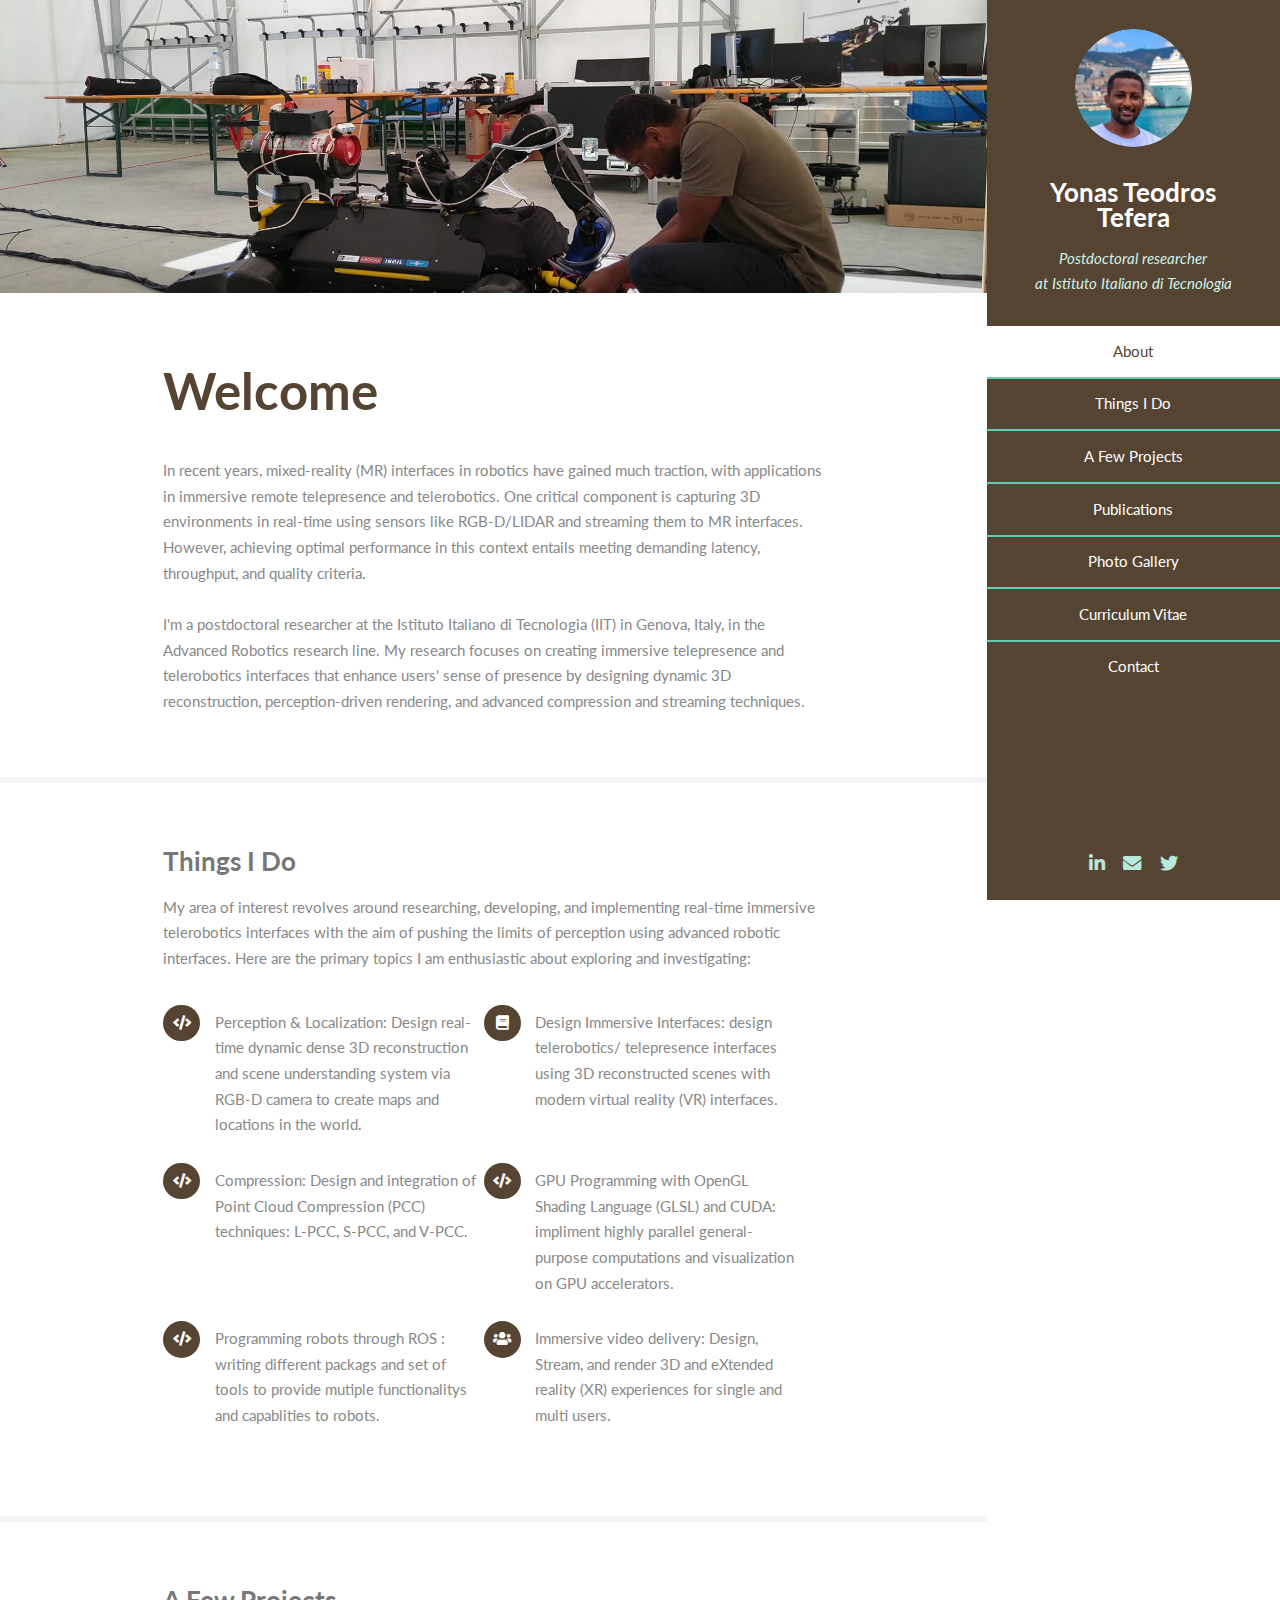
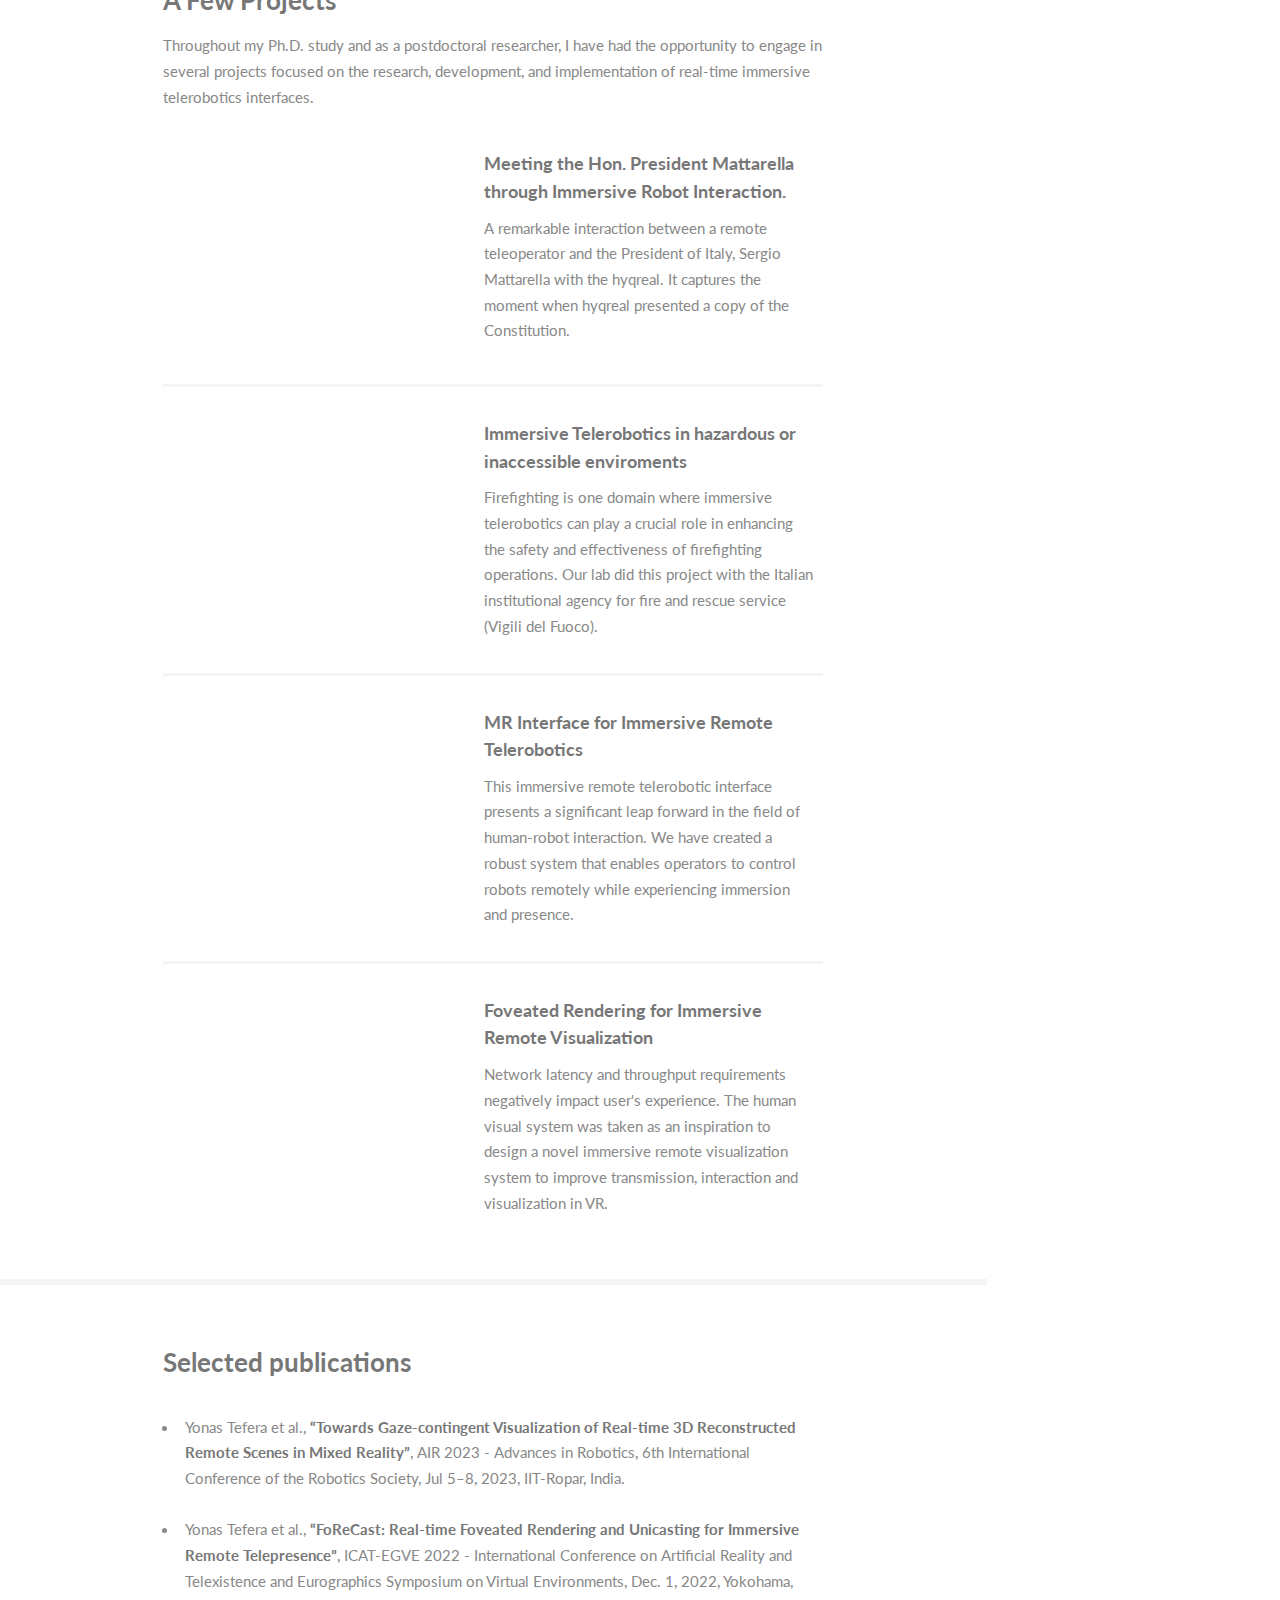
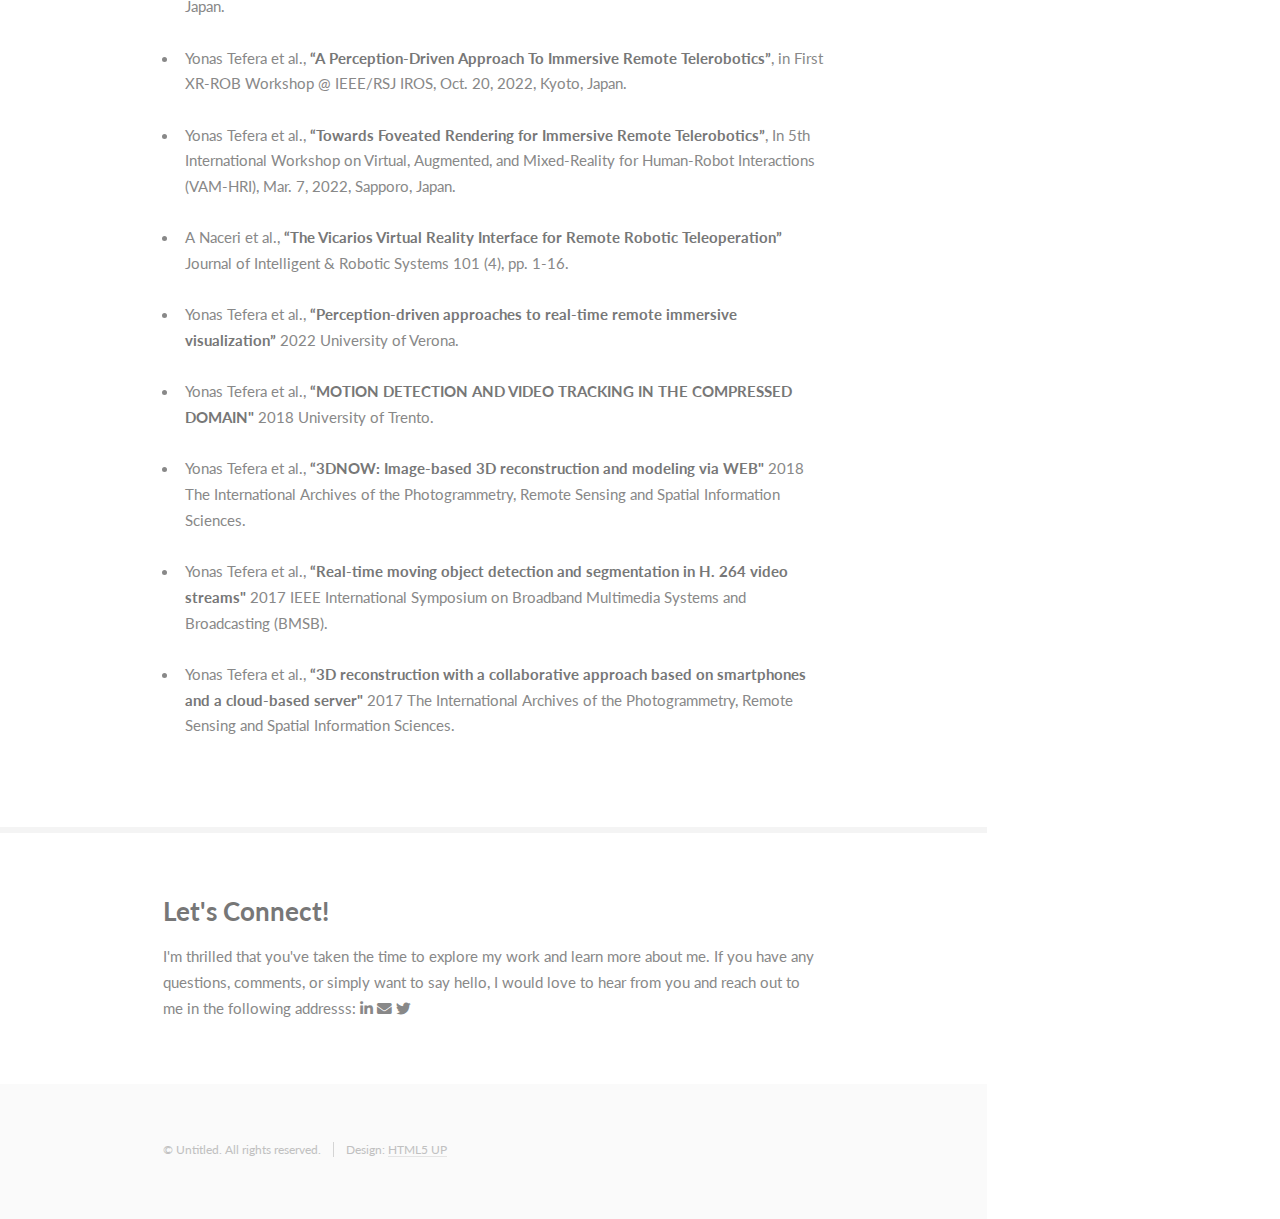
<file: index.html>
<!DOCTYPE HTML>
<!--
	Read Only by HTML5 UP
	html5up.net | @ajlkn
	Free for personal and commercial use under the CCA 3.0 license (html5up.net/license)
-->
<html>
	<head>
		<title>Yonas Teodros Tefera</title>
		<meta charset="utf-8" />
		<meta name="viewport" content="width=device-width, initial-scale=1, user-scalable=no" />
		<link rel="stylesheet" href="assets/css/main.css" />
	</head>
	<body class="is-preload">

		<!-- Header -->
			<section id="header">
				<header>
					<span class="image avatar"><img src="images/profile-image.jpeg" alt="" /></span>
					<h1 id="logo"><a href="#">Yonas Teodros Tefera</a></h1>
					<p>Postdoctoral researcher <br />
						at Istituto Italiano di Tecnologia</p>
				</header>
				<nav id="nav">
					<ul>
						<li><a href="#one" class="active">About</a></li>
						<li><a href="#two">Things I Do</a></li>
						<li><a href="#three">A Few Projects</a></li>
						<li><a href="#three-Four">Publications</a></li>
						<li><a href="gallery.html">Photo Gallery</a></li>
						<li><a href="Curriculum_Vitae.pdf">Curriculum Vitae</a></li>
						<li><a href="#four">Contact</a></li>
					</ul>
				</nav>
				<footer>
					<ul class="icons">
						<li><a href="https://www.linkedin.com/in/yonas-teodros-tefera-38a47362/" class="icon brands fa-linkedin-in"><span class="label">Linkedin</span></a></li>
						<li><a href="mailto:yonasteodros.tefera@gmail.com" class="icon solid fa-envelope"><span class="label">Email</span></a></li>
						<li><a href="https://twitter.com/YonasTeodros" class="icon brands fa-twitter"><span class="label">Twitter</span></a></li>
					</ul>
				</footer>
			</section>

		<!-- Wrapper -->
			<div id="wrapper">

				<!-- Main -->
					<div id="main">

						<!-- One -->
							<section id="one">
								<div class="image main" data-position="center">
									<img src="images/yonasTeasor.png" alt="" />
								</div>
								<div class="container">
									<header class="major">
										<h2>Welcome</h2>
										
									</header>
									<p>	In recent years, mixed-reality (MR) interfaces in robotics have gained much traction, with applications in immersive remote telepresence and telerobotics. One critical component is capturing 3D environments in real-time using sensors like RGB-D/LIDAR and streaming them to MR interfaces. However, achieving optimal performance in this context entails meeting demanding latency, throughput, and quality criteria. <br/><br/>
                                                                         
										I'm a postdoctoral researcher at the Istituto Italiano di Tecnologia (IIT) in Genova, Italy, in the Advanced Robotics research line. My research focuses on creating immersive telepresence and telerobotics interfaces that enhance users' sense of presence by designing dynamic 3D reconstruction, perception-driven rendering, and advanced compression and streaming techniques.									<br />
								   </p>
								
								</div>
							</section>

						<!-- Two -->
							<section id="two">
								<div class="container">
									<h3>Things I Do</h3>
									<p>My area of interest revolves around researching, developing, and implementing real-time immersive telerobotics interfaces with the aim of pushing the limits of perception using advanced robotic interfaces. Here are the primary topics I am enthusiastic about exploring and investigating: </p>
									<ul class="feature-icons">
										<li class="icon solid fa-code">Perception & Localization: Design real-time dynamic dense 3D reconstruction and scene understanding system via RGB-D camera to create maps and locations in the world. 
										</li>
										<li class="icon solid fa-book"> Design Immersive Interfaces: design telerobotics/ telepresence interfaces using 3D reconstructed scenes with modern virtual reality (VR) interfaces.</li>
										<li class="icon solid fa-code">	Compression: Design and integration of Point Cloud Compression (PCC) techniques: L-PCC, S-PCC, and V-PCC.</li>
										<li class="icon solid fa-code"> GPU Programming with OpenGL Shading Language (GLSL) and CUDA:  impliment highly parallel general-purpose computations and visualization on GPU accelerators.</li>
										<li class="icon solid fa-code"> Programming robots through ROS : writing different packags and set of tools to provide mutiple functionalitys and capablities to robots. </li>
										<li class="icon solid fa-users">Immersive video delivery: Design, Stream, and render 3D and eXtended reality (XR) experiences for single and multi users.</li>
									</ul>
								</div>
							</section>

						<!-- Three -->
							<section id="three">
								<div class="container">
									<h3>A Few Projects</h3>
									<p>Throughout my Ph.D. study and as a postdoctoral researcher, I have had the opportunity to engage in several projects focused on the research, development, and implementation of real-time immersive telerobotics interfaces. </p>
									<div class="features">
										<article>
											<a href="#" class="image"> <iframe width="350" height="200"
												src="https://www.youtube.com/embed/Jhpy7c3Ouf0">
												</iframe> </a>


											<div class="inner">
												<h4> Meeting the Hon. President Mattarella through Immersive Robot Interaction.</h4>
												<p> A remarkable interaction between a remote teleoperator and the President of Italy, Sergio Mattarella with the hyqreal. It captures the moment when hyqreal presented a copy of the Constitution.</p>
											</div>
										</article>
										
										<article>
											<a href="#" class="image"> <iframe width="350" height="200"
												src="https://www.youtube.com/embed/66ZMUaBLjaM">
												</iframe> </a>


											<div class="inner">
												<h4> Immersive Telerobotics in hazardous or inaccessible enviroments </h4>
												<p>Firefighting is one domain where immersive telerobotics can play a crucial role in enhancing the safety and effectiveness of firefighting operations. Our lab did this project with the Italian institutional agency for fire and rescue service (Vigili del Fuoco).</p>
											</div>
										</article>
										
										<article>
											<a href="#" class="image"> <iframe width="350" height="200"
												src="https://www.youtube.com/embed/SvQS_DaCRms">
												</iframe> </a>

											<div class="inner">
												<h4> MR Interface for Immersive Remote Telerobotics</h4>
												<p>This immersive remote telerobotic interface presents a significant leap forward in the field of human-robot interaction. We have created a robust system that enables operators to control robots remotely while experiencing immersion and presence. </p>
											</div>
										</article>
										<article>
											<a href="#" class="image"> <iframe width="350" height="200"
												src="https://www.youtube.com/embed/5w4ghHj3LNM">
												</iframe> </a>


											<div class="inner">
												<h4> Foveated Rendering for Immersive Remote Visualization</h4>
												<p>Network latency and throughput requirements negatively impact user's experience. The human visual system was taken as an inspiration to design a novel immersive remote visualization system to improve transmission, interaction and visualization in VR.</p>
											</div>
										</article>
										
									</div>
								</div>
							</section>
								<!-- three-Four -->
								<section id="three-Four">
									<div class="container">
										<h3>Selected publications</h3>
										<p></p>
										<div class="features">
											<article>
												<h2></h2>
                                                    <div class=" " data-animate="">
                                                        <span> </span>
                                                        <ul>
															<li>Yonas Tefera et al., <b>“Towards Gaze-contingent Visualization of Real-time 3D Reconstructed Remote Scenes in Mixed Reality”</b>, AIR 2023 - Advances in Robotics, 6th International Conference of the Robotics Society, Jul 5–8, 2023, IIT-Ropar, India. </li>  </br>
                                                            <li>Yonas Tefera et al., <b>“FoReCast: Real-time Foveated Rendering and Unicasting for Immersive Remote Telepresence”</b>, ICAT-EGVE 2022 - International Conference on Artificial Reality and Telexistence and Eurographics Symposium on Virtual Environments, Dec. 1, 2022,  Yokohama, Japan.</li>  </br>
                                                            <li>Yonas Tefera et al., <b>“A Perception-Driven Approach To Immersive Remote Telerobotics”</b>, in First XR-ROB Workshop @ IEEE/RSJ IROS, Oct. 20, 2022, Kyoto, Japan.</li> </br>
                                                            <li>Yonas Tefera et al., <b>“Towards Foveated Rendering for Immersive Remote Telerobotics”</b>, In 5th International Workshop on Virtual, Augmented, and Mixed-Reality for Human-Robot Interactions (VAM-HRI), Mar. 7, 2022, Sapporo, Japan. </li>  </br>
															<li>A Naceri et al.,    <b>“The Vicarios Virtual Reality Interface for Remote Robotic Teleoperation”</b> Journal of Intelligent & Robotic Systems 101 (4), pp. 1-16. </li> </br>
															<li>Yonas Tefera et al., <b>“Perception-driven approaches to real-time remote immersive visualization”</b> 2022 University of Verona. </li>  </br>
															<li>Yonas Tefera et al., <b>“MOTION DETECTION AND VIDEO TRACKING IN THE COMPRESSED DOMAIN"</b> 2018 University of Trento.</li>  </br>
															<li>Yonas Tefera et al., <b>“3DNOW: Image-based 3D reconstruction and modeling via WEB"</b> 2018 The International Archives of the Photogrammetry, Remote Sensing and Spatial Information Sciences.</li>  </br>
															<li>Yonas Tefera et al., <b>“Real-time moving object detection and segmentation in H. 264 video streams"</b> 2017 IEEE International Symposium on Broadband Multimedia Systems and Broadcasting (BMSB).</li>  </br>
															<li>Yonas Tefera et al., <b>“3D reconstruction with a collaborative approach based on smartphones and a cloud-based server"</b> 2017 The International Archives of the Photogrammetry, Remote Sensing and Spatial Information Sciences. </li>  </br>

														</ul>
                                                    </div>    
											</article>
										</div>
								</section>

						<!-- Four -->
							<section id="four">
								<div class="container">
									<h3> Let's Connect! </h3>
									<p> I'm thrilled that you've taken the time to explore my work and learn more about me. If you have any questions, comments, or simply want to say hello, I would love to hear from you and reach out to me in the following addresss: <a href="https://www.linkedin.com/in/yonas-teodros-tefera-38a47362/" class="icon brands fa-linkedin-in"><span class="label">Linkedin</span></a>
									<a href="mailto:yonasteodros.tefera@gmail.com" class="icon solid fa-envelope"><span class="label">Email</span></a>
									<a href="https://twitter.com/YonasTeodros" class="icon brands fa-twitter"><span class="label">Twitter</span></a> </p>
								</div>
	
							</section>

						<!-- Five -->
						<!--
							<section id="five">
								<div class="container">
									<h3>Elements</h3>

									<section>
										<h4>Text</h4>
										<p>This is <b>bold</b> and this is <strong>strong</strong>. This is <i>italic</i> and this is <em>emphasized</em>.
										This is <sup>superscript</sup> text and this is <sub>subscript</sub> text.
										This is <u>underlined</u> and this is code: <code>for (;;) { ... }</code>. Finally, <a href="#">this is a link</a>.</p>
										<hr />
										<header>
											<h4>Heading with a Subtitle</h4>
											<p>Lorem ipsum dolor sit amet nullam id egestas urna aliquam</p>
										</header>
										<p>Nunc lacinia ante nunc ac lobortis. Interdum adipiscing gravida odio porttitor sem non mi integer non faucibus ornare mi ut ante amet placerat aliquet. Volutpat eu sed ante lacinia sapien lorem accumsan varius montes viverra nibh in adipiscing blandit tempus accumsan.</p>
										<header>
											<h5>Heading with a Subtitle</h5>
											<p>Lorem ipsum dolor sit amet nullam id egestas urna aliquam</p>
										</header>
										<p>Nunc lacinia ante nunc ac lobortis. Interdum adipiscing gravida odio porttitor sem non mi integer non faucibus ornare mi ut ante amet placerat aliquet. Volutpat eu sed ante lacinia sapien lorem accumsan varius montes viverra nibh in adipiscing blandit tempus accumsan.</p>
										<hr />
										<h2>Heading Level 2</h2>
										<h3>Heading Level 3</h3>
										<h4>Heading Level 4</h4>
										<h5>Heading Level 5</h5>
										<h6>Heading Level 6</h6>
										<hr />
										<h5>Blockquote</h5>
										<blockquote>Fringilla nisl. Donec accumsan interdum nisi, quis tincidunt felis sagittis eget tempus euismod. Vestibulum ante ipsum primis in faucibus vestibulum. Blandit adipiscing eu felis iaculis volutpat ac adipiscing accumsan faucibus. Vestibulum ante ipsum primis in faucibus lorem ipsum dolor sit amet nullam adipiscing eu felis.</blockquote>
										<h5>Preformatted</h5>
										<pre><code>i = 0;

while (!deck.isInOrder()) {
    print 'Iteration ' + i;
    deck.shuffle();
    i++;
}

print 'It took ' + i + ' iterations to sort the deck.';</code></pre>
									</section>

									<section>
										<h4>Lists</h4>
										<div class="row">
											<div class="col-6 col-12-xsmall">
												<h5>Unordered</h5>
												<ul>
													<li>Dolor pulvinar etiam magna etiam.</li>
													<li>Sagittis adipiscing lorem eleifend.</li>
													<li>Felis enim feugiat dolore viverra.</li>
												</ul>
												<h5>Alternate</h5>
												<ul class="alt">
													<li>Dolor pulvinar etiam magna etiam.</li>
													<li>Sagittis adipiscing lorem eleifend.</li>
													<li>Felis enim feugiat dolore viverra.</li>
												</ul>
											</div>
											<div class="col-6 col-12-xsmall">
												<h5>Ordered</h5>
												<ol>
													<li>Dolor pulvinar etiam magna etiam.</li>
													<li>Etiam vel felis at lorem sed viverra.</li>
													<li>Felis enim feugiat dolore viverra.</li>
													<li>Dolor pulvinar etiam magna etiam.</li>
													<li>Etiam vel felis at lorem sed viverra.</li>
													<li>Felis enim feugiat dolore viverra.</li>
												</ol>
												<h5>Icons</h5>
												<ul class="icons">
													<li><a href="#" class="icon brands fa-twitter"><span class="label">Twitter</span></a></li>
													<li><a href="#" class="icon brands fa-facebook-f"><span class="label">Facebook</span></a></li>
													<li><a href="#" class="icon brands fa-instagram"><span class="label">Instagram</span></a></li>
													<li><a href="#" class="icon brands fa-github"><span class="label">Github</span></a></li>
													<li><a href="#" class="icon brands fa-dribbble"><span class="label">Dribbble</span></a></li>
													<li><a href="#" class="icon brands fa-tumblr"><span class="label">Tumblr</span></a></li>
												</ul>
											</div>
										</div>
										<h5>Actions</h5>
										<ul class="actions">
											<li><a href="#" class="button primary">Default</a></li>
											<li><a href="#" class="button">Default</a></li>
											<li><a href="#" class="button alt">Default</a></li>
										</ul>
										<ul class="actions small">
											<li><a href="#" class="button primary small">Small</a></li>
											<li><a href="#" class="button small">Small</a></li>
											<li><a href="#" class="button alt small">Small</a></li>
										</ul>
										<div class="row">
											<div class="col-3 col-6-medium col-12-xsmall">
												<ul class="actions stacked">
													<li><a href="#" class="button primary">Default</a></li>
													<li><a href="#" class="button">Default</a></li>
													<li><a href="#" class="button alt">Default</a></li>
												</ul>
											</div>
											<div class="col-3 col-6 col-12-xsmall">
												<ul class="actions stacked">
													<li><a href="#" class="button primary small">Small</a></li>
													<li><a href="#" class="button small">Small</a></li>
													<li><a href="#" class="button alt small">Small</a></li>
												</ul>
											</div>
											<div class="col-3 col-6-medium col-12-xsmall">
												<ul class="actions stacked">
													<li><a href="#" class="button primary fit">Default</a></li>
													<li><a href="#" class="button fit">Default</a></li>
													<li><a href="#" class="button alt fit">Default</a></li>
												</ul>
											</div>
											<div class="col-3 col-6-medium col-12-xsmall">
												<ul class="actions stacked">
													<li><a href="#" class="button primary small fit">Small</a></li>
													<li><a href="#" class="button small fit">Small</a></li>
													<li><a href="#" class="button alt small fit">Small</a></li>
												</ul>
											</div>
										</div>
									</section>

									<section>
										<h4>Table</h4>
										<h5>Default</h5>
										<div class="table-wrapper">
											<table>
												<thead>
													<tr>
														<th>Name</th>
														<th>Description</th>
														<th>Price</th>
													</tr>
												</thead>
												<tbody>
													<tr>
														<td>Item One</td>
														<td>Ante turpis integer aliquet porttitor.</td>
														<td>29.99</td>
													</tr>
													<tr>
														<td>Item Two</td>
														<td>Vis ac commodo adipiscing arcu aliquet.</td>
														<td>19.99</td>
													</tr>
													<tr>
														<td>Item Three</td>
														<td> Morbi faucibus arcu accumsan lorem.</td>
														<td>29.99</td>
													</tr>
													<tr>
														<td>Item Four</td>
														<td>Vitae integer tempus condimentum.</td>
														<td>19.99</td>
													</tr>
													<tr>
														<td>Item Five</td>
														<td>Ante turpis integer aliquet porttitor.</td>
														<td>29.99</td>
													</tr>
												</tbody>
												<tfoot>
													<tr>
														<td colspan="2"></td>
														<td>100.00</td>
													</tr>
												</tfoot>
											</table>
										</div>

										<h5>Alternate</h5>
										<div class="table-wrapper">
											<table class="alt">
												<thead>
													<tr>
														<th>Name</th>
														<th>Description</th>
														<th>Price</th>
													</tr>
												</thead>
												<tbody>
													<tr>
														<td>Item One</td>
														<td>Ante turpis integer aliquet porttitor.</td>
														<td>29.99</td>
													</tr>
													<tr>
														<td>Item Two</td>
														<td>Vis ac commodo adipiscing arcu aliquet.</td>
														<td>19.99</td>
													</tr>
													<tr>
														<td>Item Three</td>
														<td> Morbi faucibus arcu accumsan lorem.</td>
														<td>29.99</td>
													</tr>
													<tr>
														<td>Item Four</td>
														<td>Vitae integer tempus condimentum.</td>
														<td>19.99</td>
													</tr>
													<tr>
														<td>Item Five</td>
														<td>Ante turpis integer aliquet porttitor.</td>
														<td>29.99</td>
													</tr>
												</tbody>
												<tfoot>
													<tr>
														<td colspan="2"></td>
														<td>100.00</td>
													</tr>
												</tfoot>
											</table>
										</div>
									</section>

									<section>
										<h4>Buttons</h4>
										<ul class="actions">
											<li><a href="#" class="button primary">Primary</a></li>
											<li><a href="#" class="button">Default</a></li>
											<li><a href="#" class="button alt">Alternate</a></li>
										</ul>
										<ul class="actions">
											<li><a href="#" class="button primary large">Large</a></li>
											<li><a href="#" class="button">Default</a></li>
											<li><a href="#" class="button alt small">Small</a></li>
										</ul>
										<ul class="actions fit">
											<li><a href="#" class="button primary fit">Fit</a></li>
											<li><a href="#" class="button fit">Fit</a></li>
											<li><a href="#" class="button alt fit">Fit</a></li>
										</ul>
										<ul class="actions fit small">
											<li><a href="#" class="button primary fit small">Fit + Small</a></li>
											<li><a href="#" class="button fit small">Fit + Small</a></li>
											<li><a href="#" class="button alt fit small">Fit + Small</a></li>
										</ul>
										<ul class="actions">
											<li><a href="#" class="button primary icon solid fa-download">Icon</a></li>
											<li><a href="#" class="button icon solid fa-download">Icon</a></li>
											<li><a href="#" class="button alt icon solid fa-check">Icon</a></li>
										</ul>
										<ul class="actions">
											<li><span class="button primary disabled">Primary</span></li>
											<li><span class="button disabled">Default</span></li>
											<li><span class="button alt disabled">Alternate</span></li>
										</ul>
									</section>

									<section>
										<h4>Form</h4>
										<form method="post" action="#">
											<div class="row gtr-uniform">
												<div class="col-6 col-12-xsmall">
													<input type="text" name="demo-name" id="demo-name" value="" placeholder="Name" />
												</div>
												<div class="col-6 col-12-xsmall">
													<input type="email" name="demo-email" id="demo-email" value="" placeholder="Email" />
												</div>
												<div class="col-12">
													<select name="demo-category" id="demo-category">
														<option value="">- Category -</option>
														<option value="1">Manufacturing</option>
														<option value="1">Shipping</option>
														<option value="1">Administration</option>
														<option value="1">Human Resources</option>
													</select>
												</div>
												<div class="col-4 col-12-medium">
													<input type="radio" id="demo-priority-low" name="demo-priority" checked>
													<label for="demo-priority-low">Low Priority</label>
												</div>
												<div class="col-4 col-12-medium">
													<input type="radio" id="demo-priority-normal" name="demo-priority">
													<label for="demo-priority-normal">Normal Priority</label>
												</div>
												<div class="col-4 col-12-medium">
													<input type="radio" id="demo-priority-high" name="demo-priority">
													<label for="demo-priority-high">High Priority</label>
												</div>
												<div class="col-6 col-12-medium">
													<input type="checkbox" id="demo-copy" name="demo-copy">
													<label for="demo-copy">Email me a copy of this message</label>
												</div>
												<div class="col-6 col-12-medium">
													<input type="checkbox" id="demo-human" name="demo-human" checked>
													<label for="demo-human">I am a human and not a robot</label>
												</div>
												<div class="col-12">
													<textarea name="demo-message" id="demo-message" placeholder="Enter your message" rows="6"></textarea>
												</div>
												<div class="col-12">
													<ul class="actions">
														<li><input type="submit" value="Send Message" /></li>
														<li><input type="reset" value="Reset" class="alt" /></li>
													</ul>
												</div>
											</div>
										</form>
									</section>

									<section>
										<h4>Image</h4>
										<h5>Fit</h5>
										<span class="image fit"><img src="images/banner.jpg" alt="" /></span>
										<div class="box alt">
											<div class="row gtr-50 gtr-uniform">
												<div class="col-4"><span class="image fit"><img src="images/pic01.jpg" alt="" /></span></div>
												<div class="col-4"><span class="image fit"><img src="images/pic02.jpg" alt="" /></span></div>
												<div class="col-4"><span class="image fit"><img src="images/pic03.jpg" alt="" /></span></div>
												<div class="col-4"><span class="image fit"><img src="images/pic02.jpg" alt="" /></span></div>
												<div class="col-4"><span class="image fit"><img src="images/pic03.jpg" alt="" /></span></div>
												<div class="col-4"><span class="image fit"><img src="images/pic01.jpg" alt="" /></span></div>
												<div class="col-4"><span class="image fit"><img src="images/pic03.jpg" alt="" /></span></div>
												<div class="col-4"><span class="image fit"><img src="images/pic01.jpg" alt="" /></span></div>
												<div class="col-4"><span class="image fit"><img src="images/pic02.jpg" alt="" /></span></div>
											</div>
										</div>
										<h5>Left &amp; Right</h5>
										<p><span class="image left"><img src="images/avatar.jpg" alt="" /></span>Fringilla nisl. Donec accumsan interdum nisi, quis tincidunt felis sagittis eget. tempus euismod. Vestibulum ante ipsum primis in faucibus vestibulum. Blandit adipiscing eu felis iaculis volutpat ac adipiscing accumsan eu faucibus. Integer ac pellentesque praesent tincidunt felis sagittis eget. tempus euismod. Vestibulum ante ipsum primis in faucibus vestibulum. Blandit adipiscing eu felis iaculis volutpat ac adipiscing accumsan eu faucibus. Integer ac pellentesque praesent. Donec accumsan interdum nisi, quis tincidunt felis sagittis eget. tempus euismod. Vestibulum ante ipsum primis in faucibus vestibulum. Blandit adipiscing eu felis iaculis volutpat ac adipiscing accumsan eu faucibus. Integer ac pellentesque praesent tincidunt felis sagittis eget. tempus euismod. Vestibulum ante ipsum primis in faucibus vestibulum. Blandit adipiscing eu felis iaculis volutpat ac adipiscing accumsan eu faucibus. Integer ac pellentesque praesent.</p>
										<p><span class="image right"><img src="images/avatar.jpg" alt="" /></span>Fringilla nisl. Donec accumsan interdum nisi, quis tincidunt felis sagittis eget. tempus euismod. Vestibulum ante ipsum primis in faucibus vestibulum. Blandit adipiscing eu felis iaculis volutpat ac adipiscing accumsan eu faucibus. Integer ac pellentesque praesent tincidunt felis sagittis eget. tempus euismod. Vestibulum ante ipsum primis in faucibus vestibulum. Blandit adipiscing eu felis iaculis volutpat ac adipiscing accumsan eu faucibus. Integer ac pellentesque praesent. Donec accumsan interdum nisi, quis tincidunt felis sagittis eget. tempus euismod. Vestibulum ante ipsum primis in faucibus vestibulum. Blandit adipiscing eu felis iaculis volutpat ac adipiscing accumsan eu faucibus. Integer ac pellentesque praesent tincidunt felis sagittis eget. tempus euismod. Vestibulum ante ipsum primis in faucibus vestibulum. Blandit adipiscing eu felis iaculis volutpat ac adipiscing accumsan eu faucibus. Integer ac pellentesque praesent.</p>
									</section>

								</div>
							</section>
						-->

					</div>

				<!-- Footer -->
					<section id="footer">
						<div class="container">
							<ul class="copyright">
								<li>&copy; Untitled. All rights reserved.</li><li>Design: <a href="http://html5up.net">HTML5 UP</a></li>
							</ul>
						</div>
					</section>

			</div>

		<!-- Scripts -->
			<script src="assets/js/jquery.min.js"></script>
			<script src="assets/js/jquery.scrollex.min.js"></script>
			<script src="assets/js/jquery.scrolly.min.js"></script>
			<script src="assets/js/browser.min.js"></script>
			<script src="assets/js/breakpoints.min.js"></script>
			<script src="assets/js/util.js"></script>
			<script src="assets/js/main.js"></script>

	</body>
</html>
</file>
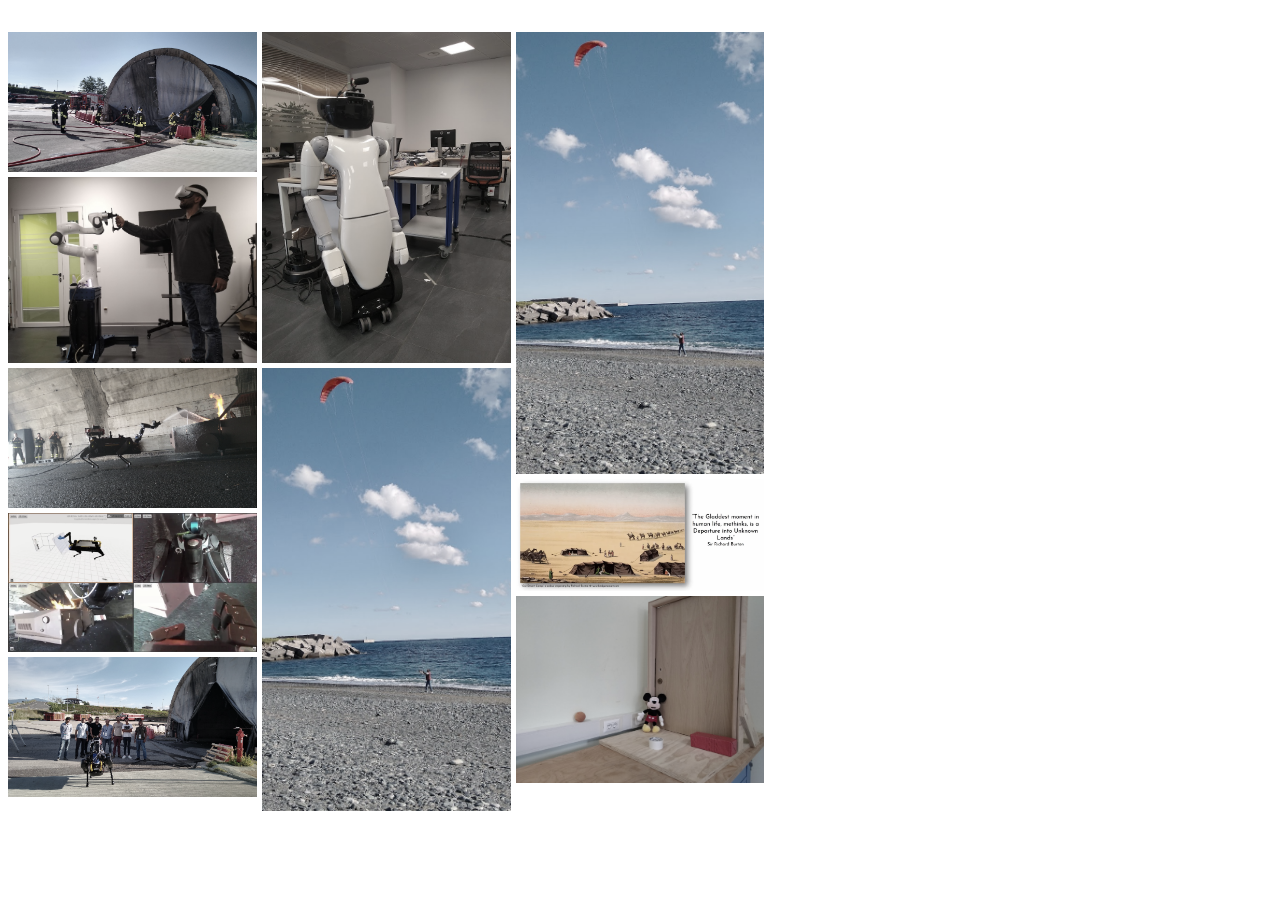
<file: gallery.html>
<!doctype html>
<html lang="en">
	<head>
		<meta charset="utf-8">

		<title>Image Gallery</title>
		<meta name="description" content="Responsive Image Gallery">
		<meta name="author" content="Tim Wells">

		<style type="text/css">

		#darkbox { width:1280px; height:720px; position:absolute;
			top:0; left:0; background-color:#333; overflow: hidden; text-align:center;
		}
		.darkboximg { padding:5%; max-width: 1216px; max-height: 684px; }

		#gallery {
			line-height:0;
			-webkit-column-count:5;
			-webkit-column-gap:5px;
			-moz-column-count:5;
			-moz-column-gap:5px;
			column-count:5;
			column-gap:5px;
			margin-top:2rem;
		}

		#gallery img {
			width: 100% !important;
			height: auto !important;
			margin-bottom:5px;
			filter: grayscale(50%);
			transition: filter 2s;
		}

		#gallery img:hover {
			filter:none;
		}

		@media (max-width: 1200px) {
			#gallery {
				-moz-column-count:    4;
				-webkit-column-count: 4;
				column-count:         4;
			}
		}
		@media (max-width: 1000px) {
			#gallery {
				-moz-column-count:    3;
				-webkit-column-count: 3;
				column-count:         3;
			}
		}
		@media (max-width: 800px) {
			#gallery {
				-moz-column-count:    2;
				-webkit-column-count: 2;
				column-count:         2;
			}
		}
		@media (max-width: 400px) {
			#gallery {
				-moz-column-count:    1;
				-webkit-column-count: 1;
				column-count:         1;
			}
		}

		</style>
	</head>
	<body>

		<div id="gallery">

			<img src="images/Vigili_1.jpg">
			<img src="images/haptic.jpg">
			<img src="images/vigili.png">
			<img src="images/vigili_2.png">
			<img src="images/vigili_3.jpg">
			<img src="images/R_1.jpg">
			<img src="images/fun_1.jpg">
			<img src="images/fun_1.jpg">
			<img src="images/Pres_1.png">
			<img src="images/Mikiy.jpg">

		</div>

		<script>
		let darkBoxVisible = false;

		window.addEventListener('load', (event) => {
			let images = document.querySelectorAll("img");
			if(images !== null && images !== undefined && images.length > 0) {
				images.forEach(function(img) {
					img.addEventListener('click', (evt) => {
						showDarkbox(img.src);
					});
				});
			}
		});

		function showDarkbox(url) {
			if(!darkBoxVisible) {
				let x = (window.innerWidth - 1280) / 2;
				let y = window.scrollY + 50;

				// Create the darkBox
				var div = document.createElement("div");
				div.id = "darkbox";
				div.innerHTML = '<img class="darkboximg" src="'+url+'" />';
				document.body.appendChild(div);
				let box = document.getElementById("darkbox");
				box.style.left = x.toString()+"px";
				box.style.top = y.toString()+"px";
				box.style.height = 'auto';
				box.addEventListener('click', (event) => {
					// Remove it
					let element = document.getElementById("darkbox");
					element.parentNode.removeChild(element);

					darkBoxVisible = false;
				})

				darkBoxVisible = true;

			} else {
				// Remove it
				let element = document.getElementById("darkbox");
				element.parentNode.removeChild(element);

				darkBoxVisible = false;
			}
		}
		</script>

	</body>
</html>
</file>
<file: assets/css/main.css>
@import url("fontawesome-all.min.css");
@import url("https://fonts.googleapis.com/css?family=Lato:400,400italic,700,700italic|Source+Code+Pro:400");

/*
	Read Only by HTML5 UP
	html5up.net | @ajlkn
	Free for personal and commercial use under the CCA 3.0 license (html5up.net/license)
*/

html, body, div, span, applet, object,
iframe, h1, h2, h3, h4, h5, h6, p, blockquote,
pre, a, abbr, acronym, address, big, cite,
code, del, dfn, em, img, ins, kbd, q, s, samp,
small, strike, strong, sub, sup, tt, var, b,
u, i, center, dl, dt, dd, ol, ul, li, fieldset,
form, label, legend, table, caption, tbody,
tfoot, thead, tr, th, td, article, aside,
canvas, details, embed, figure, figcaption,
footer, header, hgroup, menu, nav, output, ruby,
section, summary, time, mark, audio, video {
	margin: 0;
	padding: 0;
	border: 0;
	font-size: 100%;
	font: inherit;
	vertical-align: baseline;}

article, aside, details, figcaption, figure,
footer, header, hgroup, menu, nav, section {
	display: block;}

body {
	line-height: 1;
}

ol, ul {
	list-style: none;
}

blockquote, q {
	quotes: none;
}

	blockquote:before, blockquote:after, q:before, q:after {
		content: '';
		content: none;
	}

table {
	border-collapse: collapse;
	border-spacing: 0;
}

body {
	-webkit-text-size-adjust: none;
}

mark {
	background-color: transparent;
	color: inherit;
}

input::-moz-focus-inner {
	border: 0;
	padding: 0;
}

input, select, textarea {
	-moz-appearance: none;
	-webkit-appearance: none;
	-ms-appearance: none;
	appearance: none;
}

/* Basic */

	html {
		box-sizing: border-box;
	}

	*, *:before, *:after {
		box-sizing: inherit;
	}

	body {
		background: #fff;
	}

		body.is-preload *, body.is-preload *:before, body.is-preload *:after {
			-moz-animation: none !important;
			-webkit-animation: none !important;
			-ms-animation: none !important;
			animation: none !important;
			-moz-transition: none !important;
			-webkit-transition: none !important;
			-ms-transition: none !important;
			transition: none !important;
		}

	body, input, select, textarea {
		color: #888;
		font-family: "Lato", sans-serif;
		font-size: 16pt;
		font-weight: 400;
		line-height: 1.75em;
	}

	a {
		-moz-transition: color 0.2s ease-in-out, border-color 0.2s ease-in-out;
		-webkit-transition: color 0.2s ease-in-out, border-color 0.2s ease-in-out;
		-ms-transition: color 0.2s ease-in-out, border-color 0.2s ease-in-out;
		transition: color 0.2s ease-in-out, border-color 0.2s ease-in-out;
		border-bottom: solid 1px #e4e4e4;
		color: inherit;
		text-decoration: none;
	}

		a:hover {
			border-bottom-color: transparent;
			color: #554431 !important;
		}

	strong, b {
		color: #777;
		font-weight: 700;
	}

	em, i {
		font-style: italic;
	}

	p {
		margin: 0 0 2.25em 0;
	}

	h1, h2, h3, h4, h5, h6 {
		color: #777;
		font-weight: 700;
		line-height: 1em;
		margin: 0 0 0.5625em 0;
	}

		h1 a, h2 a, h3 a, h4 a, h5 a, h6 a {
			border: 0;
			color: inherit;
			text-decoration: none;
		}

	h2 {
		font-size: 2em;
		line-height: 1.5em;
	}

	h3 {
		font-size: 1.75em;
		line-height: 1.5em;
	}

	h4 {
		font-size: 1.25em;
		line-height: 1.5em;
	}

	h5 {
		font-size: 0.9em;
		line-height: 1.5em;
	}

	h6 {
		font-size: 0.7em;
		line-height: 1.5em;
	}

	sub {
		font-size: 0.8em;
		position: relative;
		top: 0.5em;
	}

	sup {
		font-size: 0.8em;
		position: relative;
		top: -0.5em;
	}

	hr {
		border: 0;
		border-bottom: solid 2px #f4f4f4;
		margin: 2.25em 0;
	}

		hr.major {
			margin: 3.375em 0;
		}

	blockquote {
		border-left: solid 8px #e4e4e4;
		font-style: italic;
		margin: 0 0 2.25em 0;
		padding: 0.5em 0 0.5em 2em;
	}

	code {
		background: #555;
		border-radius: 5px;
		color: #fff;
		font-family: "Source Code Pro", monospace;
		font-size: 0.9em;
		margin: 0 0.25em;
		padding: 0.25em 0.65em;
	}

	pre {
		font-family: "Source Code Pro", monospace;
		font-size: 0.9em;
		margin: 0 0 2.25em 0;
	}

		pre code {
			-webkit-overflow-scrolling: touch;
			display: block;
			line-height: 1.5em;
			overflow-x: auto;
			padding: 1em 1.5em;
		}

	.align-left {
		text-align: left;
	}

	.align-center {
		text-align: center;
	}

	.align-right {
		text-align: right;
	}

/* Row */

	.row {
		display: flex;
		flex-wrap: wrap;
		box-sizing: border-box;
		align-items: stretch;
	}

		.row > * {
			box-sizing: border-box;
		}

		.row.gtr-uniform > * > :last-child {
			margin-bottom: 0;
		}

		.row.aln-left {
			justify-content: flex-start;
		}

		.row.aln-center {
			justify-content: center;
		}

		.row.aln-right {
			justify-content: flex-end;
		}

		.row.aln-top {
			align-items: flex-start;
		}

		.row.aln-middle {
			align-items: center;
		}

		.row.aln-bottom {
			align-items: flex-end;
		}

		.row > .imp {
			order: -1;
		}

		.row > .col-1 {
			width: 8.33333%;
		}

		.row > .off-1 {
			margin-left: 8.33333%;
		}

		.row > .col-2 {
			width: 16.66667%;
		}

		.row > .off-2 {
			margin-left: 16.66667%;
		}

		.row > .col-3 {
			width: 25%;
		}

		.row > .off-3 {
			margin-left: 25%;
		}

		.row > .col-4 {
			width: 33.33333%;
		}

		.row > .off-4 {
			margin-left: 33.33333%;
		}

		.row > .col-5 {
			width: 41.66667%;
		}

		.row > .off-5 {
			margin-left: 41.66667%;
		}

		.row > .col-6 {
			width: 50%;
		}

		.row > .off-6 {
			margin-left: 50%;
		}

		.row > .col-7 {
			width: 58.33333%;
		}

		.row > .off-7 {
			margin-left: 58.33333%;
		}

		.row > .col-8 {
			width: 66.66667%;
		}

		.row > .off-8 {
			margin-left: 66.66667%;
		}

		.row > .col-9 {
			width: 75%;
		}

		.row > .off-9 {
			margin-left: 75%;
		}

		.row > .col-10 {
			width: 83.33333%;
		}

		.row > .off-10 {
			margin-left: 83.33333%;
		}

		.row > .col-11 {
			width: 91.66667%;
		}

		.row > .off-11 {
			margin-left: 91.66667%;
		}

		.row > .col-12 {
			width: 100%;
		}

		.row > .off-12 {
			margin-left: 100%;
		}

		.row.gtr-0 {
			margin-top: 0;
			margin-left: 0em;
		}

			.row.gtr-0 > * {
				padding: 0 0 0 0em;
			}

			.row.gtr-0.gtr-uniform {
				margin-top: 0em;
			}

				.row.gtr-0.gtr-uniform > * {
					padding-top: 0em;
				}

		.row.gtr-25 {
			margin-top: 0;
			margin-left: -0.5em;
		}

			.row.gtr-25 > * {
				padding: 0 0 0 0.5em;
			}

			.row.gtr-25.gtr-uniform {
				margin-top: -0.5em;
			}

				.row.gtr-25.gtr-uniform > * {
					padding-top: 0.5em;
				}

		.row.gtr-50 {
			margin-top: 0;
			margin-left: -1em;
		}

			.row.gtr-50 > * {
				padding: 0 0 0 1em;
			}

			.row.gtr-50.gtr-uniform {
				margin-top: -1em;
			}

				.row.gtr-50.gtr-uniform > * {
					padding-top: 1em;
				}

		.row {
			margin-top: 0;
			margin-left: -2em;
		}

			.row > * {
				padding: 0 0 0 2em;
			}

			.row.gtr-uniform {
				margin-top: -2em;
			}

				.row.gtr-uniform > * {
					padding-top: 2em;
				}

		.row.gtr-150 {
			margin-top: 0;
			margin-left: -3em;
		}

			.row.gtr-150 > * {
				padding: 0 0 0 3em;
			}

			.row.gtr-150.gtr-uniform {
				margin-top: -3em;
			}

				.row.gtr-150.gtr-uniform > * {
					padding-top: 3em;
				}

		.row.gtr-200 {
			margin-top: 0;
			margin-left: -4em;
		}

			.row.gtr-200 > * {
				padding: 0 0 0 4em;
			}

			.row.gtr-200.gtr-uniform {
				margin-top: -4em;
			}

				.row.gtr-200.gtr-uniform > * {
					padding-top: 4em;
				}

		@media screen and (max-width: 1680px) {

			.row {
				display: flex;
				flex-wrap: wrap;
				box-sizing: border-box;
				align-items: stretch;
			}

				.row > * {
					box-sizing: border-box;
				}

				.row.gtr-uniform > * > :last-child {
					margin-bottom: 0;
				}

				.row.aln-left {
					justify-content: flex-start;
				}

				.row.aln-center {
					justify-content: center;
				}

				.row.aln-right {
					justify-content: flex-end;
				}

				.row.aln-top {
					align-items: flex-start;
				}

				.row.aln-middle {
					align-items: center;
				}

				.row.aln-bottom {
					align-items: flex-end;
				}

				.row > .imp-xlarge {
					order: -1;
				}

				.row > .col-1-xlarge {
					width: 8.33333%;
				}

				.row > .off-1-xlarge {
					margin-left: 8.33333%;
				}

				.row > .col-2-xlarge {
					width: 16.66667%;
				}

				.row > .off-2-xlarge {
					margin-left: 16.66667%;
				}

				.row > .col-3-xlarge {
					width: 25%;
				}

				.row > .off-3-xlarge {
					margin-left: 25%;
				}

				.row > .col-4-xlarge {
					width: 33.33333%;
				}

				.row > .off-4-xlarge {
					margin-left: 33.33333%;
				}

				.row > .col-5-xlarge {
					width: 41.66667%;
				}

				.row > .off-5-xlarge {
					margin-left: 41.66667%;
				}

				.row > .col-6-xlarge {
					width: 50%;
				}

				.row > .off-6-xlarge {
					margin-left: 50%;
				}

				.row > .col-7-xlarge {
					width: 58.33333%;
				}

				.row > .off-7-xlarge {
					margin-left: 58.33333%;
				}

				.row > .col-8-xlarge {
					width: 66.66667%;
				}

				.row > .off-8-xlarge {
					margin-left: 66.66667%;
				}

				.row > .col-9-xlarge {
					width: 75%;
				}

				.row > .off-9-xlarge {
					margin-left: 75%;
				}

				.row > .col-10-xlarge {
					width: 83.33333%;
				}

				.row > .off-10-xlarge {
					margin-left: 83.33333%;
				}

				.row > .col-11-xlarge {
					width: 91.66667%;
				}

				.row > .off-11-xlarge {
					margin-left: 91.66667%;
				}

				.row > .col-12-xlarge {
					width: 100%;
				}

				.row > .off-12-xlarge {
					margin-left: 100%;
				}

				.row.gtr-0 {
					margin-top: 0;
					margin-left: 0em;
				}

					.row.gtr-0 > * {
						padding: 0 0 0 0em;
					}

					.row.gtr-0.gtr-uniform {
						margin-top: 0em;
					}

						.row.gtr-0.gtr-uniform > * {
							padding-top: 0em;
						}

				.row.gtr-25 {
					margin-top: 0;
					margin-left: -0.5em;
				}

					.row.gtr-25 > * {
						padding: 0 0 0 0.5em;
					}

					.row.gtr-25.gtr-uniform {
						margin-top: -0.5em;
					}

						.row.gtr-25.gtr-uniform > * {
							padding-top: 0.5em;
						}

				.row.gtr-50 {
					margin-top: 0;
					margin-left: -1em;
				}

					.row.gtr-50 > * {
						padding: 0 0 0 1em;
					}

					.row.gtr-50.gtr-uniform {
						margin-top: -1em;
					}

						.row.gtr-50.gtr-uniform > * {
							padding-top: 1em;
						}

				.row {
					margin-top: 0;
					margin-left: -2em;
				}

					.row > * {
						padding: 0 0 0 2em;
					}

					.row.gtr-uniform {
						margin-top: -2em;
					}

						.row.gtr-uniform > * {
							padding-top: 2em;
						}

				.row.gtr-150 {
					margin-top: 0;
					margin-left: -3em;
				}

					.row.gtr-150 > * {
						padding: 0 0 0 3em;
					}

					.row.gtr-150.gtr-uniform {
						margin-top: -3em;
					}

						.row.gtr-150.gtr-uniform > * {
							padding-top: 3em;
						}

				.row.gtr-200 {
					margin-top: 0;
					margin-left: -4em;
				}

					.row.gtr-200 > * {
						padding: 0 0 0 4em;
					}

					.row.gtr-200.gtr-uniform {
						margin-top: -4em;
					}

						.row.gtr-200.gtr-uniform > * {
							padding-top: 4em;
						}

		}

		@media screen and (max-width: 1280px) {

			.row {
				display: flex;
				flex-wrap: wrap;
				box-sizing: border-box;
				align-items: stretch;
			}

				.row > * {
					box-sizing: border-box;
				}

				.row.gtr-uniform > * > :last-child {
					margin-bottom: 0;
				}

				.row.aln-left {
					justify-content: flex-start;
				}

				.row.aln-center {
					justify-content: center;
				}

				.row.aln-right {
					justify-content: flex-end;
				}

				.row.aln-top {
					align-items: flex-start;
				}

				.row.aln-middle {
					align-items: center;
				}

				.row.aln-bottom {
					align-items: flex-end;
				}

				.row > .imp-large {
					order: -1;
				}

				.row > .col-1-large {
					width: 8.33333%;
				}

				.row > .off-1-large {
					margin-left: 8.33333%;
				}

				.row > .col-2-large {
					width: 16.66667%;
				}

				.row > .off-2-large {
					margin-left: 16.66667%;
				}

				.row > .col-3-large {
					width: 25%;
				}

				.row > .off-3-large {
					margin-left: 25%;
				}

				.row > .col-4-large {
					width: 33.33333%;
				}

				.row > .off-4-large {
					margin-left: 33.33333%;
				}

				.row > .col-5-large {
					width: 41.66667%;
				}

				.row > .off-5-large {
					margin-left: 41.66667%;
				}

				.row > .col-6-large {
					width: 50%;
				}

				.row > .off-6-large {
					margin-left: 50%;
				}

				.row > .col-7-large {
					width: 58.33333%;
				}

				.row > .off-7-large {
					margin-left: 58.33333%;
				}

				.row > .col-8-large {
					width: 66.66667%;
				}

				.row > .off-8-large {
					margin-left: 66.66667%;
				}

				.row > .col-9-large {
					width: 75%;
				}

				.row > .off-9-large {
					margin-left: 75%;
				}

				.row > .col-10-large {
					width: 83.33333%;
				}

				.row > .off-10-large {
					margin-left: 83.33333%;
				}

				.row > .col-11-large {
					width: 91.66667%;
				}

				.row > .off-11-large {
					margin-left: 91.66667%;
				}

				.row > .col-12-large {
					width: 100%;
				}

				.row > .off-12-large {
					margin-left: 100%;
				}

				.row.gtr-0 {
					margin-top: 0;
					margin-left: 0em;
				}

					.row.gtr-0 > * {
						padding: 0 0 0 0em;
					}

					.row.gtr-0.gtr-uniform {
						margin-top: 0em;
					}

						.row.gtr-0.gtr-uniform > * {
							padding-top: 0em;
						}

				.row.gtr-25 {
					margin-top: 0;
					margin-left: -0.375em;
				}

					.row.gtr-25 > * {
						padding: 0 0 0 0.375em;
					}

					.row.gtr-25.gtr-uniform {
						margin-top: -0.375em;
					}

						.row.gtr-25.gtr-uniform > * {
							padding-top: 0.375em;
						}

				.row.gtr-50 {
					margin-top: 0;
					margin-left: -0.75em;
				}

					.row.gtr-50 > * {
						padding: 0 0 0 0.75em;
					}

					.row.gtr-50.gtr-uniform {
						margin-top: -0.75em;
					}

						.row.gtr-50.gtr-uniform > * {
							padding-top: 0.75em;
						}

				.row {
					margin-top: 0;
					margin-left: -1.5em;
				}

					.row > * {
						padding: 0 0 0 1.5em;
					}

					.row.gtr-uniform {
						margin-top: -1.5em;
					}

						.row.gtr-uniform > * {
							padding-top: 1.5em;
						}

				.row.gtr-150 {
					margin-top: 0;
					margin-left: -2.25em;
				}

					.row.gtr-150 > * {
						padding: 0 0 0 2.25em;
					}

					.row.gtr-150.gtr-uniform {
						margin-top: -2.25em;
					}

						.row.gtr-150.gtr-uniform > * {
							padding-top: 2.25em;
						}

				.row.gtr-200 {
					margin-top: 0;
					margin-left: -3em;
				}

					.row.gtr-200 > * {
						padding: 0 0 0 3em;
					}

					.row.gtr-200.gtr-uniform {
						margin-top: -3em;
					}

						.row.gtr-200.gtr-uniform > * {
							padding-top: 3em;
						}

		}

		@media screen and (max-width: 1024px) {

			.row {
				display: flex;
				flex-wrap: wrap;
				box-sizing: border-box;
				align-items: stretch;
			}

				.row > * {
					box-sizing: border-box;
				}

				.row.gtr-uniform > * > :last-child {
					margin-bottom: 0;
				}

				.row.aln-left {
					justify-content: flex-start;
				}

				.row.aln-center {
					justify-content: center;
				}

				.row.aln-right {
					justify-content: flex-end;
				}

				.row.aln-top {
					align-items: flex-start;
				}

				.row.aln-middle {
					align-items: center;
				}

				.row.aln-bottom {
					align-items: flex-end;
				}

				.row > .imp-medium {
					order: -1;
				}

				.row > .col-1-medium {
					width: 8.33333%;
				}

				.row > .off-1-medium {
					margin-left: 8.33333%;
				}

				.row > .col-2-medium {
					width: 16.66667%;
				}

				.row > .off-2-medium {
					margin-left: 16.66667%;
				}

				.row > .col-3-medium {
					width: 25%;
				}

				.row > .off-3-medium {
					margin-left: 25%;
				}

				.row > .col-4-medium {
					width: 33.33333%;
				}

				.row > .off-4-medium {
					margin-left: 33.33333%;
				}

				.row > .col-5-medium {
					width: 41.66667%;
				}

				.row > .off-5-medium {
					margin-left: 41.66667%;
				}

				.row > .col-6-medium {
					width: 50%;
				}

				.row > .off-6-medium {
					margin-left: 50%;
				}

				.row > .col-7-medium {
					width: 58.33333%;
				}

				.row > .off-7-medium {
					margin-left: 58.33333%;
				}

				.row > .col-8-medium {
					width: 66.66667%;
				}

				.row > .off-8-medium {
					margin-left: 66.66667%;
				}

				.row > .col-9-medium {
					width: 75%;
				}

				.row > .off-9-medium {
					margin-left: 75%;
				}

				.row > .col-10-medium {
					width: 83.33333%;
				}

				.row > .off-10-medium {
					margin-left: 83.33333%;
				}

				.row > .col-11-medium {
					width: 91.66667%;
				}

				.row > .off-11-medium {
					margin-left: 91.66667%;
				}

				.row > .col-12-medium {
					width: 100%;
				}

				.row > .off-12-medium {
					margin-left: 100%;
				}

				.row.gtr-0 {
					margin-top: 0;
					margin-left: 0em;
				}

					.row.gtr-0 > * {
						padding: 0 0 0 0em;
					}

					.row.gtr-0.gtr-uniform {
						margin-top: 0em;
					}

						.row.gtr-0.gtr-uniform > * {
							padding-top: 0em;
						}

				.row.gtr-25 {
					margin-top: 0;
					margin-left: -0.375em;
				}

					.row.gtr-25 > * {
						padding: 0 0 0 0.375em;
					}

					.row.gtr-25.gtr-uniform {
						margin-top: -0.375em;
					}

						.row.gtr-25.gtr-uniform > * {
							padding-top: 0.375em;
						}

				.row.gtr-50 {
					margin-top: 0;
					margin-left: -0.75em;
				}

					.row.gtr-50 > * {
						padding: 0 0 0 0.75em;
					}

					.row.gtr-50.gtr-uniform {
						margin-top: -0.75em;
					}

						.row.gtr-50.gtr-uniform > * {
							padding-top: 0.75em;
						}

				.row {
					margin-top: 0;
					margin-left: -1.5em;
				}

					.row > * {
						padding: 0 0 0 1.5em;
					}

					.row.gtr-uniform {
						margin-top: -1.5em;
					}

						.row.gtr-uniform > * {
							padding-top: 1.5em;
						}

				.row.gtr-150 {
					margin-top: 0;
					margin-left: -2.25em;
				}

					.row.gtr-150 > * {
						padding: 0 0 0 2.25em;
					}

					.row.gtr-150.gtr-uniform {
						margin-top: -2.25em;
					}

						.row.gtr-150.gtr-uniform > * {
							padding-top: 2.25em;
						}

				.row.gtr-200 {
					margin-top: 0;
					margin-left: -3em;
				}

					.row.gtr-200 > * {
						padding: 0 0 0 3em;
					}

					.row.gtr-200.gtr-uniform {
						margin-top: -3em;
					}

						.row.gtr-200.gtr-uniform > * {
							padding-top: 3em;
						}

		}

		@media screen and (max-width: 736px) {

			.row {
				display: flex;
				flex-wrap: wrap;
				box-sizing: border-box;
				align-items: stretch;
			}

				.row > * {
					box-sizing: border-box;
				}

				.row.gtr-uniform > * > :last-child {
					margin-bottom: 0;
				}

				.row.aln-left {
					justify-content: flex-start;
				}

				.row.aln-center {
					justify-content: center;
				}

				.row.aln-right {
					justify-content: flex-end;
				}

				.row.aln-top {
					align-items: flex-start;
				}

				.row.aln-middle {
					align-items: center;
				}

				.row.aln-bottom {
					align-items: flex-end;
				}

				.row > .imp-small {
					order: -1;
				}

				.row > .col-1-small {
					width: 8.33333%;
				}

				.row > .off-1-small {
					margin-left: 8.33333%;
				}

				.row > .col-2-small {
					width: 16.66667%;
				}

				.row > .off-2-small {
					margin-left: 16.66667%;
				}

				.row > .col-3-small {
					width: 25%;
				}

				.row > .off-3-small {
					margin-left: 25%;
				}

				.row > .col-4-small {
					width: 33.33333%;
				}

				.row > .off-4-small {
					margin-left: 33.33333%;
				}

				.row > .col-5-small {
					width: 41.66667%;
				}

				.row > .off-5-small {
					margin-left: 41.66667%;
				}

				.row > .col-6-small {
					width: 50%;
				}

				.row > .off-6-small {
					margin-left: 50%;
				}

				.row > .col-7-small {
					width: 58.33333%;
				}

				.row > .off-7-small {
					margin-left: 58.33333%;
				}

				.row > .col-8-small {
					width: 66.66667%;
				}

				.row > .off-8-small {
					margin-left: 66.66667%;
				}

				.row > .col-9-small {
					width: 75%;
				}

				.row > .off-9-small {
					margin-left: 75%;
				}

				.row > .col-10-small {
					width: 83.33333%;
				}

				.row > .off-10-small {
					margin-left: 83.33333%;
				}

				.row > .col-11-small {
					width: 91.66667%;
				}

				.row > .off-11-small {
					margin-left: 91.66667%;
				}

				.row > .col-12-small {
					width: 100%;
				}

				.row > .off-12-small {
					margin-left: 100%;
				}

				.row.gtr-0 {
					margin-top: 0;
					margin-left: 0em;
				}

					.row.gtr-0 > * {
						padding: 0 0 0 0em;
					}

					.row.gtr-0.gtr-uniform {
						margin-top: 0em;
					}

						.row.gtr-0.gtr-uniform > * {
							padding-top: 0em;
						}

				.row.gtr-25 {
					margin-top: 0;
					margin-left: -0.3125em;
				}

					.row.gtr-25 > * {
						padding: 0 0 0 0.3125em;
					}

					.row.gtr-25.gtr-uniform {
						margin-top: -0.3125em;
					}

						.row.gtr-25.gtr-uniform > * {
							padding-top: 0.3125em;
						}

				.row.gtr-50 {
					margin-top: 0;
					margin-left: -0.625em;
				}

					.row.gtr-50 > * {
						padding: 0 0 0 0.625em;
					}

					.row.gtr-50.gtr-uniform {
						margin-top: -0.625em;
					}

						.row.gtr-50.gtr-uniform > * {
							padding-top: 0.625em;
						}

				.row {
					margin-top: 0;
					margin-left: -1.25em;
				}

					.row > * {
						padding: 0 0 0 1.25em;
					}

					.row.gtr-uniform {
						margin-top: -1.25em;
					}

						.row.gtr-uniform > * {
							padding-top: 1.25em;
						}

				.row.gtr-150 {
					margin-top: 0;
					margin-left: -1.875em;
				}

					.row.gtr-150 > * {
						padding: 0 0 0 1.875em;
					}

					.row.gtr-150.gtr-uniform {
						margin-top: -1.875em;
					}

						.row.gtr-150.gtr-uniform > * {
							padding-top: 1.875em;
						}

				.row.gtr-200 {
					margin-top: 0;
					margin-left: -2.5em;
				}

					.row.gtr-200 > * {
						padding: 0 0 0 2.5em;
					}

					.row.gtr-200.gtr-uniform {
						margin-top: -2.5em;
					}

						.row.gtr-200.gtr-uniform > * {
							padding-top: 2.5em;
						}

		}

		@media screen and (max-width: 480px) {

			.row {
				display: flex;
				flex-wrap: wrap;
				box-sizing: border-box;
				align-items: stretch;
			}

				.row > * {
					box-sizing: border-box;
				}

				.row.gtr-uniform > * > :last-child {
					margin-bottom: 0;
				}

				.row.aln-left {
					justify-content: flex-start;
				}

				.row.aln-center {
					justify-content: center;
				}

				.row.aln-right {
					justify-content: flex-end;
				}

				.row.aln-top {
					align-items: flex-start;
				}

				.row.aln-middle {
					align-items: center;
				}

				.row.aln-bottom {
					align-items: flex-end;
				}

				.row > .imp-xsmall {
					order: -1;
				}

				.row > .col-1-xsmall {
					width: 8.33333%;
				}

				.row > .off-1-xsmall {
					margin-left: 8.33333%;
				}

				.row > .col-2-xsmall {
					width: 16.66667%;
				}

				.row > .off-2-xsmall {
					margin-left: 16.66667%;
				}

				.row > .col-3-xsmall {
					width: 25%;
				}

				.row > .off-3-xsmall {
					margin-left: 25%;
				}

				.row > .col-4-xsmall {
					width: 33.33333%;
				}

				.row > .off-4-xsmall {
					margin-left: 33.33333%;
				}

				.row > .col-5-xsmall {
					width: 41.66667%;
				}

				.row > .off-5-xsmall {
					margin-left: 41.66667%;
				}

				.row > .col-6-xsmall {
					width: 50%;
				}

				.row > .off-6-xsmall {
					margin-left: 50%;
				}

				.row > .col-7-xsmall {
					width: 58.33333%;
				}

				.row > .off-7-xsmall {
					margin-left: 58.33333%;
				}

				.row > .col-8-xsmall {
					width: 66.66667%;
				}

				.row > .off-8-xsmall {
					margin-left: 66.66667%;
				}

				.row > .col-9-xsmall {
					width: 75%;
				}

				.row > .off-9-xsmall {
					margin-left: 75%;
				}

				.row > .col-10-xsmall {
					width: 83.33333%;
				}

				.row > .off-10-xsmall {
					margin-left: 83.33333%;
				}

				.row > .col-11-xsmall {
					width: 91.66667%;
				}

				.row > .off-11-xsmall {
					margin-left: 91.66667%;
				}

				.row > .col-12-xsmall {
					width: 100%;
				}

				.row > .off-12-xsmall {
					margin-left: 100%;
				}

				.row.gtr-0 {
					margin-top: 0;
					margin-left: 0em;
				}

					.row.gtr-0 > * {
						padding: 0 0 0 0em;
					}

					.row.gtr-0.gtr-uniform {
						margin-top: 0em;
					}

						.row.gtr-0.gtr-uniform > * {
							padding-top: 0em;
						}

				.row.gtr-25 {
					margin-top: 0;
					margin-left: -0.3125em;
				}

					.row.gtr-25 > * {
						padding: 0 0 0 0.3125em;
					}

					.row.gtr-25.gtr-uniform {
						margin-top: -0.3125em;
					}

						.row.gtr-25.gtr-uniform > * {
							padding-top: 0.3125em;
						}

				.row.gtr-50 {
					margin-top: 0;
					margin-left: -0.625em;
				}

					.row.gtr-50 > * {
						padding: 0 0 0 0.625em;
					}

					.row.gtr-50.gtr-uniform {
						margin-top: -0.625em;
					}

						.row.gtr-50.gtr-uniform > * {
							padding-top: 0.625em;
						}

				.row {
					margin-top: 0;
					margin-left: -1.25em;
				}

					.row > * {
						padding: 0 0 0 1.25em;
					}

					.row.gtr-uniform {
						margin-top: -1.25em;
					}

						.row.gtr-uniform > * {
							padding-top: 1.25em;
						}

				.row.gtr-150 {
					margin-top: 0;
					margin-left: -1.875em;
				}

					.row.gtr-150 > * {
						padding: 0 0 0 1.875em;
					}

					.row.gtr-150.gtr-uniform {
						margin-top: -1.875em;
					}

						.row.gtr-150.gtr-uniform > * {
							padding-top: 1.875em;
						}

				.row.gtr-200 {
					margin-top: 0;
					margin-left: -2.5em;
				}

					.row.gtr-200 > * {
						padding: 0 0 0 2.5em;
					}

					.row.gtr-200.gtr-uniform {
						margin-top: -2.5em;
					}

						.row.gtr-200.gtr-uniform > * {
							padding-top: 2.5em;
						}

		}

/* Container */

	.container {
		margin: 0 auto;
		max-width: calc(100% - 4.5em);
		width: 45em;
	}

		.container.xsmall {
			width: 11.25em;
		}

		.container.small {
			width: 22.5em;
		}

		.container.medium {
			width: 33.75em;
		}

		.container.large {
			width: 56.25em;
		}

		.container.xlarge {
			width: 67.5em;
		}

		.container.max {
			width: 100%;
		}

		@media screen and (max-width: 1024px) {

			.container {
				width: 100% !important;
			}

		}

		@media screen and (max-width: 480px) {

			.container {
				max-width: calc(100% - 3.375em);
			}

		}

/* Section/Article */

	section.special, article.special {
		text-align: center;
	}

	header p {
		color: #aaa;
		position: relative;
		margin: 0 0 1.6875em 0;
	}

	header h2 + p {
		font-size: 1.25em;
		margin-top: -0.5em;
		line-height: 1.5em;
	}

	header h3 + p {
		font-size: 1.1em;
		margin-top: -0.35em;
		line-height: 1.5em;
	}

	header h4 + p,
	header h5 + p,
	header h6 + p {
		font-size: 0.9em;
		margin-top: -0.25em;
		line-height: 1.5em;
	}

	header.major h2 {
		color: #554431;
		font-size: 3.5em;
	}

		header.major h2 + p {
			color: #777;
			font-size: 1.75em;
			font-weight: 700;
			margin-top: -0.75em;
		}

/* Form */

	form {
		margin: 0 0 2.25em 0;
	}

	label {
		color: #777;
		display: block;
		font-size: 0.9em;
		font-weight: 700;
		margin: 0 0 1.125em 0;
	}

	input::-moz-focus-inner {
		border: 0;
		padding: 0;
	}

	input[type="text"],
	input[type="password"],
	input[type="email"],
	select,
	textarea {
		-moz-appearance: none;
		-webkit-appearance: none;
		-ms-appearance: none;
		appearance: none;
		border-radius: 5px;
		border: none;
		border: solid 2px #e4e4e4;
		color: inherit;
		display: block;
		outline: 0;
		padding: 0 1em;
		text-decoration: none;
		width: 100%;
	}

		input[type="text"]:invalid,
		input[type="password"]:invalid,
		input[type="email"]:invalid,
		select:invalid,
		textarea:invalid {
			box-shadow: none;
		}

		input[type="text"]:focus,
		input[type="password"]:focus,
		input[type="email"]:focus,
		select:focus,
		textarea:focus {
			border-color: #554431;
		}

	select {
		background-image: url("data:image/svg+xml;charset=utf8,%3Csvg xmlns='http://www.w3.org/2000/svg' width='40' height='40' preserveAspectRatio='none' viewBox='0 0 40 40'%3E%3Cpath d='M9.4,12.3l10.4,10.4l10.4-10.4c0.2-0.2,0.5-0.4,0.9-0.4c0.3,0,0.6,0.1,0.9,0.4l3.3,3.3c0.2,0.2,0.4,0.5,0.4,0.9 c0,0.4-0.1,0.6-0.4,0.9L20.7,31.9c-0.2,0.2-0.5,0.4-0.9,0.4c-0.3,0-0.6-0.1-0.9-0.4L4.3,17.3c-0.2-0.2-0.4-0.5-0.4-0.9 c0-0.4,0.1-0.6,0.4-0.9l3.3-3.3c0.2-0.2,0.5-0.4,0.9-0.4S9.1,12.1,9.4,12.3z' fill='%23e4e4e4' /%3E%3C/svg%3E");
		background-size: 1.25em;
		background-repeat: no-repeat;
		background-position: calc(100% - 1em) center;
		height: 2.75em;
		padding-right: 2.75em;
		text-overflow: ellipsis;
	}

		select option {
			color: #777;
			background: #fff;
		}

		select:focus::-ms-value {
			background-color: transparent;
		}

		select::-ms-expand {
			display: none;
		}

	input[type="text"],
	input[type="password"],
	input[type="email"],
	select {
		height: 2.75em;
	}

	textarea {
		padding: 0.75em 1em;
	}

	input[type="checkbox"],
	input[type="radio"] {
		-moz-appearance: none;
		-webkit-appearance: none;
		-ms-appearance: none;
		appearance: none;
		display: block;
		float: left;
		margin-right: -2em;
		opacity: 0;
		width: 1em;
		z-index: -1;
	}

		input[type="checkbox"] + label,
		input[type="radio"] + label {
			text-decoration: none;
			color: #888;
			cursor: pointer;
			display: inline-block;
			font-size: 1em;
			font-weight: 400;
			padding-left: 2.4em;
			padding-right: 0.75em;
			position: relative;
		}

			input[type="checkbox"] + label:before,
			input[type="radio"] + label:before {
				-moz-osx-font-smoothing: grayscale;
				-webkit-font-smoothing: antialiased;
				display: inline-block;
				font-style: normal;
				font-variant: normal;
				text-rendering: auto;
				line-height: 1;
				text-transform: none !important;
				font-family: 'Font Awesome 5 Free';
				font-weight: 900;
			}

			input[type="checkbox"] + label:before,
			input[type="radio"] + label:before {
				background: #fafafa;
				border-radius: 5px;
				border: solid 2px #e4e4e4;
				content: '';
				display: inline-block;
				font-size: 0.8em;
				height: 2.0625em;
				left: 0;
				line-height: 2.0625em;
				position: absolute;
				text-align: center;
				top: 0;
				width: 2.0625em;
			}

		input[type="checkbox"]:checked + label:before,
		input[type="radio"]:checked + label:before {
			background: #989898;
			border-color: #989898;
			color: #ffffff;
			content: '\f00c';
		}

		input[type="checkbox"]:focus + label:before,
		input[type="radio"]:focus + label:before {
			border-color: #554431;
		}

	input[type="checkbox"] + label:before {
		border-radius: 5px;
	}

	input[type="radio"] + label:before {
		border-radius: 100%;
	}

	::-webkit-input-placeholder {
		color: #aaa !important;
		font-style: italic;
		opacity: 1.0;
	}

	:-moz-placeholder {
		color: #aaa !important;
		font-style: italic;
		opacity: 1.0;
	}

	::-moz-placeholder {
		color: #aaa !important;
		font-style: italic;
		opacity: 1.0;
	}

	:-ms-input-placeholder {
		color: #aaa !important;
		font-style: italic;
		opacity: 1.0;
	}

/* Box */

	.box {
		border-radius: 5px;
		border: solid 2px #e4e4e4;
		margin-bottom: 2.25em;
		padding: 1.5em;
	}

		.box > :last-child,
		.box > :last-child > :last-child,
		.box > :last-child > :last-child > :last-child {
			margin-bottom: 0;
		}

		.box.alt {
			border: 0;
			border-radius: 0;
			padding: 0;
		}

/* Icon */

	.icon {
		text-decoration: none;
		border-bottom: none;
		position: relative;
	}

		.icon:before {
			-moz-osx-font-smoothing: grayscale;
			-webkit-font-smoothing: antialiased;
			display: inline-block;
			font-style: normal;
			font-variant: normal;
			text-rendering: auto;
			line-height: 1;
			text-transform: none !important;
			font-family: 'Font Awesome 5 Free';
			font-weight: 400;
		}

		.icon > .label {
			display: none;
		}

		.icon:before {
			line-height: inherit;
		}

		.icon.solid:before {
			font-weight: 900;
		}

		.icon.brands:before {
			font-family: 'Font Awesome 5 Brands';
		}

/* Image */

	.image {
		border-radius: 5px;
		border: 0;
		display: inline-block;
		position: relative;
	}

		.image[data-position] img {
			-moz-object-fit: cover;
			-webkit-object-fit: cover;
			-ms-object-fit: cover;
			object-fit: cover;
			display: block;
			position: absolute;
			top: 0;
			left: 0;
			width: 100%;
			height: 100%;
		}

		.image[data-position="top left"] img {
			-moz-object-position: top left;
			-webkit-object-position: top left;
			-ms-object-position: top left;
			object-position: top left;
		}

		.image[data-position="top"] img {
			-moz-object-position: top;
			-webkit-object-position: top;
			-ms-object-position: top;
			object-position: top;
		}

		.image[data-position="top right"] img {
			-moz-object-position: top right;
			-webkit-object-position: top right;
			-ms-object-position: top right;
			object-position: top right;
		}

		.image[data-position="right"] img {
			-moz-object-position: right;
			-webkit-object-position: right;
			-ms-object-position: right;
			object-position: right;
		}

		.image[data-position="bottom right"] img {
			-moz-object-position: bottom right;
			-webkit-object-position: bottom right;
			-ms-object-position: bottom right;
			object-position: bottom right;
		}

		.image[data-position="bottom"] img {
			-moz-object-position: bottom;
			-webkit-object-position: bottom;
			-ms-object-position: bottom;
			object-position: bottom;
		}

		.image[data-position="bottom left"] img {
			-moz-object-position: bottom left;
			-webkit-object-position: bottom left;
			-ms-object-position: bottom left;
			object-position: bottom left;
		}

		.image[data-position="left"] img {
			-moz-object-position: left;
			-webkit-object-position: left;
			-ms-object-position: left;
			object-position: left;
		}

		.image[data-position="center"] img {
			-moz-object-position: center;
			-webkit-object-position: center;
			-ms-object-position: center;
			object-position: center;
		}

		.image[data-position="25% 25%"] img {
			-moz-object-position: 25% 25%;
			-webkit-object-position: 25% 25%;
			-ms-object-position: 25% 25%;
			object-position: 25% 25%;
		}

		.image[data-position="75% 25%"] img {
			-moz-object-position: 75% 25%;
			-webkit-object-position: 75% 25%;
			-ms-object-position: 75% 25%;
			object-position: 75% 25%;
		}

		.image[data-position="75% 75%"] img {
			-moz-object-position: 75% 75%;
			-webkit-object-position: 75% 75%;
			-ms-object-position: 75% 75%;
			object-position: 75% 75%;
		}

		.image[data-position="25% 75%"] img {
			-moz-object-position: 25% 75%;
			-webkit-object-position: 25% 75%;
			-ms-object-position: 25% 75%;
			object-position: 25% 75%;
		}

		.image img {
			border-radius: 5px;
			display: block;
		}

		.image.left {
			float: left;
			margin: 0 2.5em 2em 0;
			top: 0.25em;
		}

		.image.right {
			float: right;
			margin: 0 0 2em 2.5em;
			top: 0.25em;
		}

		.image.fit {
			display: block;
			margin: 0 0 2.25em 0;
			width: 100%;
		}

			.image.fit img {
				display: block;
				width: 100%;
			}

		.image.avatar {
			border-radius: 100%;
			overflow: hidden;
		}

			.image.avatar img {
				border-radius: 100%;
				display: block;
				width: 100%;
			}

		.image.main {
			display: block;
			height: 20em;
			border-radius: 0;
		}

			.image.main img {
				border-radius: 0;
			}

/* List */

	ol {
		list-style: decimal;
		margin: 0 0 2.25em 0;
		padding-left: 1.25em;
	}

		ol li {
			padding-left: 0.25em;
		}

	ul {
		list-style: disc;
		margin: 0 0 2.25em 0;
		padding-left: 1em;
	}

		ul li {
			padding-left: 0.5em;
		}

		ul.alt {
			list-style: none;
			padding-left: 0;
		}

			ul.alt li {
				border-top: solid 2px #f4f4f4;
				padding: 0.5em 0;
			}

				ul.alt li:first-child {
					border-top: 0;
					padding-top: 0;
				}

	dl {
		margin: 0 0 2.25em 0;
	}

/* Actions */

	ul.actions {
		display: -moz-flex;
		display: -webkit-flex;
		display: -ms-flex;
		display: flex;
		cursor: default;
		list-style: none;
		margin-left: -1.125em;
		padding-left: 0;
	}

		ul.actions li {
			padding: 0 0 0 1.125em;
			vertical-align: middle;
		}

		ul.actions.special {
			-moz-justify-content: center;
			-webkit-justify-content: center;
			-ms-justify-content: center;
			justify-content: center;
			width: 100%;
			margin-left: 0;
		}

			ul.actions.special li:first-child {
				padding-left: 0;
			}

		ul.actions.stacked {
			-moz-flex-direction: column;
			-webkit-flex-direction: column;
			-ms-flex-direction: column;
			flex-direction: column;
			margin-left: 0;
		}

			ul.actions.stacked li {
				padding: 1.125em 0 0 0;
			}

				ul.actions.stacked li:first-child {
					padding-top: 0;
				}

		ul.actions.fit {
			width: calc(100% + 1.125em);
		}

			ul.actions.fit li {
				-moz-flex-grow: 1;
				-webkit-flex-grow: 1;
				-ms-flex-grow: 1;
				flex-grow: 1;
				-moz-flex-shrink: 1;
				-webkit-flex-shrink: 1;
				-ms-flex-shrink: 1;
				flex-shrink: 1;
				width: 100%;
			}

				ul.actions.fit li > * {
					width: 100%;
				}

			ul.actions.fit.stacked {
				width: 100%;
			}

		@media screen and (max-width: 480px) {

			ul.actions:not(.fixed) {
				-moz-flex-direction: column;
				-webkit-flex-direction: column;
				-ms-flex-direction: column;
				flex-direction: column;
				margin-left: 0;
				width: 100% !important;
			}

				ul.actions:not(.fixed) li {
					-moz-flex-grow: 1;
					-webkit-flex-grow: 1;
					-ms-flex-grow: 1;
					flex-grow: 1;
					-moz-flex-shrink: 1;
					-webkit-flex-shrink: 1;
					-ms-flex-shrink: 1;
					flex-shrink: 1;
					padding: 1.125em 0 0 0;
					text-align: center;
					width: 100%;
				}

					ul.actions:not(.fixed) li > * {
						width: 100%;
					}

					ul.actions:not(.fixed) li:first-child {
						padding-top: 0;
					}

					ul.actions:not(.fixed) li input[type="submit"],
					ul.actions:not(.fixed) li input[type="reset"],
					ul.actions:not(.fixed) li input[type="button"],
					ul.actions:not(.fixed) li button,
					ul.actions:not(.fixed) li .button {
						width: 100%;
					}

						ul.actions:not(.fixed) li input[type="submit"].icon:before,
						ul.actions:not(.fixed) li input[type="reset"].icon:before,
						ul.actions:not(.fixed) li input[type="button"].icon:before,
						ul.actions:not(.fixed) li button.icon:before,
						ul.actions:not(.fixed) li .button.icon:before {
							margin-left: -0.5rem;
						}

		}

/* Feature Icons */

	ul.feature-icons {
		list-style: none;
		padding-left: 0;
	}

		ul.feature-icons li {
			text-decoration: none;
			display: inline-block;
			margin: 0 0 1.6875em 0;
			padding: 0.35em 0 0 3.5em;
			position: relative;
			vertical-align: top;
			width: 48%;
		}

			ul.feature-icons li:before {
				-moz-osx-font-smoothing: grayscale;
				-webkit-font-smoothing: antialiased;
				display: inline-block;
				font-style: normal;
				font-variant: normal;
				text-rendering: auto;
				line-height: 1;
				text-transform: none !important;
				font-family: 'Font Awesome 5 Free';
				font-weight: 400;
			}

			ul.feature-icons li:before {
				background: #554431;
				border-radius: 100%;
				color: #ffffff;
				display: block;
				height: 2.5em;
				left: 0;
				line-height: 2.5em;
				position: absolute;
				text-align: center;
				top: 0;
				width: 2.5em;
			}

/* Icons */

	ul.icons {
		cursor: default;
		list-style: none;
		padding-left: 0;
	}

		ul.icons li {
			display: inline-block;
			padding: 0 1em 0 0;
		}

			ul.icons li:last-child {
				padding-right: 0 !important;
			}

			ul.icons li .icon:before {
				font-size: 1.25em;
			}

/* Table */

	.table-wrapper {
		-webkit-overflow-scrolling: touch;
		overflow-x: auto;
	}

	table {
		margin: 0 0 2.25em 0;
		width: 100%;
	}

		table tbody tr {
			border: solid 2px #f4f4f4;
			border-left: 0;
			border-right: 0;
		}

			table tbody tr:nth-child(2n + 1) {
				background-color: #fafafa;
			}

		table td {
			padding: 0.75em 0.75em;
		}

		table th {
			color: #777;
			font-size: 0.9em;
			font-weight: 700;
			padding: 0 0.75em 0.75em 0.75em;
			text-align: left;
		}

		table thead {
			border-bottom: solid 4px #e4e4e4;
		}

		table tfoot {
			border-top: solid 4px #e4e4e4;
		}

		table.alt {
			border-collapse: separate;
		}

			table.alt tbody tr td {
				border: solid 2px #e4e4e4;
				border-left-width: 0;
				border-top-width: 0;
			}

				table.alt tbody tr td:first-child {
					border-left-width: 2px;
				}

			table.alt tbody tr:first-child td {
				border-top-width: 2px;
			}

			table.alt thead {
				border-bottom: 0;
			}

			table.alt tfoot {
				border-top: 0;
			}

/* Button */

	input[type="submit"],
	input[type="reset"],
	input[type="button"],
	.button {
		-moz-appearance: none;
		-webkit-appearance: none;
		-ms-appearance: none;
		appearance: none;
		-moz-transition: background-color 0.2s ease-in-out, color 0.2s ease-in-out;
		-webkit-transition: background-color 0.2s ease-in-out, color 0.2s ease-in-out;
		-ms-transition: background-color 0.2s ease-in-out, color 0.2s ease-in-out;
		transition: background-color 0.2s ease-in-out, color 0.2s ease-in-out;
		background-color: #989898;
		border-radius: 5px;
		border: 0;
		color: #ffffff !important;
		cursor: pointer;
		display: inline-block;
		font-weight: 700;
		height: 2.75em;
		line-height: 2.75em;
		padding: 0 1.5em;
		text-align: center;
		text-decoration: none;
		white-space: nowrap;
	}

		input[type="submit"]:hover,
		input[type="reset"]:hover,
		input[type="button"]:hover,
		.button:hover {
			background-color: #a5a5a5;
			color: #ffffff !important;
		}

		input[type="submit"]:active,
		input[type="reset"]:active,
		input[type="button"]:active,
		.button:active {
			background-color: #8b8b8b;
		}

		input[type="submit"].icon,
		input[type="reset"].icon,
		input[type="button"].icon,
		.button.icon {
			padding-left: 1.35em;
		}

			input[type="submit"].icon:before,
			input[type="reset"].icon:before,
			input[type="button"].icon:before,
			.button.icon:before {
				margin-right: 0.5em;
			}

		input[type="submit"].fit,
		input[type="reset"].fit,
		input[type="button"].fit,
		.button.fit {
			width: 100%;
		}

		input[type="submit"].small,
		input[type="reset"].small,
		input[type="button"].small,
		.button.small {
			font-size: 0.8em;
		}

		input[type="submit"].large,
		input[type="reset"].large,
		input[type="button"].large,
		.button.large {
			font-size: 1.35em;
		}

		input[type="submit"].alt,
		input[type="reset"].alt,
		input[type="button"].alt,
		.button.alt {
			background-color: transparent;
			box-shadow: inset 0 0 0 2px #e4e4e4;
			color: #777 !important;
		}

			input[type="submit"].alt:hover,
			input[type="reset"].alt:hover,
			input[type="button"].alt:hover,
			.button.alt:hover {
				background-color: #f4f4f4;
				color: #777 !important;
			}

			input[type="submit"].alt:active,
			input[type="reset"].alt:active,
			input[type="button"].alt:active,
			.button.alt:active {
				background-color: #eaeaea;
			}

			input[type="submit"].alt.icon:before,
			input[type="reset"].alt.icon:before,
			input[type="button"].alt.icon:before,
			.button.alt.icon:before {
				color: #aaa;
			}

		input[type="submit"].primary,
		input[type="reset"].primary,
		input[type="button"].primary,
		.button.primary {
			background-color: #554431;
			color: #ffffff !important;
		}

			input[type="submit"].primary:hover,
			input[type="reset"].primary:hover,
			input[type="button"].primary:hover,
			.button.primary:hover {
				background-color: #5ed0b1;
			}

			input[type="submit"].primary:active,
			input[type="reset"].primary:active,
			input[type="button"].primary:active,
			.button.primary:active {
				background-color: #39c29d;
			}

		input[type="submit"].disabled, input[type="submit"]:disabled,
		input[type="reset"].disabled,
		input[type="reset"]:disabled,
		input[type="button"].disabled,
		input[type="button"]:disabled,
		.button.disabled,
		.button:disabled {
			background-color: #888 !important;
			box-shadow: inset 0 -0.15em 0 0 rgba(0, 0, 0, 0.15);
			color: #fff !important;
			cursor: default;
			opacity: 0.25;
		}

/* Features */

	.features article {
		border-top: solid 3px #f4f4f4;
		margin-bottom: 2.25em;
		padding-top: 2.25em;
	}

		.features article:first-child {
			border-top: 0;
			padding-top: 0;
		}

		.features article .image {
			display: inline-block;
			padding-right: 2.5em;
			vertical-align: middle;
			width: 48%;
		}

			.features article .image img {
				display: block;
				width: 100%;
			}

		.features article .inner {
			display: inline-block;
			vertical-align: middle;
			width: 50%;
		}

			.features article .inner > :last-child {
				margin-bottom: 0;
			}

/* Header */

	#header {
		display: -moz-flex;
		display: -webkit-flex;
		display: -ms-flex;
		display: flex;
		-moz-flex-direction: column;
		-webkit-flex-direction: column;
		-ms-flex-direction: column;
		flex-direction: column;
		-moz-justify-content: space-between;
		-webkit-justify-content: space-between;
		-ms-justify-content: space-between;
		justify-content: space-between;
		background: #554431;
		color: #554431;
		height: 100%;
		overflow-y: auto;
		position: fixed;
		text-align: center;
		top: 0;
		width: 23em;
		right: 0;
	}

		#header h1, #header h2, #header h3, #header h4, #header h5, #header h6 {
			color: #ffffff;
		}

			#header h1 a, #header h2 a, #header h3 a, #header h4 a, #header h5 a, #header h6 a {
				color: #ffffff;
			}

		#header header p {
			color: #b7eadc;
		}

		#header a {
			color: #d2f2e9;
		}

			#header a:hover {
				color: #ffffff !important;
			}

		#header > header {
			-moz-flex-shrink: 0;
			-webkit-flex-shrink: 0;
			-ms-flex-shrink: 0;
			flex-shrink: 0;
			padding: 3em;
		}

			#header > header .avatar {
				display: block;
				margin: 0 auto 2.25em auto;
				width: 8em;
			}

			#header > header h1 {
				font-size: 1.75em;
				margin: 0;
			}

			#header > header p {
				color: #d2f2e9;
				font-style: italic;
				margin: 1em 0 0 0;
			}

		#header > footer {
			-moz-flex-shrink: 0;
			-webkit-flex-shrink: 0;
			-ms-flex-shrink: 0;
			flex-shrink: 0;
			bottom: 0;
			left: 0;
			padding: 2em;
			width: 100%;
		}

			#header > footer .icons {
				margin: 0;
			}

				#header > footer .icons li a {
					color: #b7eadc;
				}

		#header > nav {
			-moz-flex-grow: 1;
			-webkit-flex-grow: 1;
			-ms-flex-grow: 1;
			flex-grow: 1;
		}

			#header > nav ul {
				list-style: none;
				margin: 0;
				padding: 0;
			}

				#header > nav ul li {
					border-top: solid 2px #5ccfb1;
					display: block;
					padding: 0;
				}

					#header > nav ul li a {
						-moz-transition: none;
						-webkit-transition: none;
						-ms-transition: none;
						transition: none;
						border: 0;
						color: #ffffff !important;
						display: block;
						padding: 0.85em 0;
						text-decoration: none;
					}

						#header > nav ul li a.active {
							background: #fff;
							color: #554431 !important;
						}

					#header > nav ul li:first-child {
						border-top: 0;
					}

/* Wrapper */

	#wrapper {
		background: #fff;
		padding-right: 23em;
	}

/* Main */

	#main > section {
		border-top: solid 6px #f4f4f4;
	}

		#main > section > .container {
			padding: 6em 0 4em 0;
		}

		#main > section:first-child {
			border-top: 0;
		}

/* Footer */

	#footer {
		background: #fafafa;
		border-top: 0;
		color: #c0c0c0;
		overflow: hidden;
		padding: 4em 0 2em 0;
	}

		#footer .copyright {
			line-height: 1em;
			list-style: none;
			padding: 0;
		}

			#footer .copyright li {
				border-left: solid 1px #d4d4d4;
				display: inline-block;
				font-size: 0.8em;
				margin-left: 1em;
				padding-left: 1em;
			}

				#footer .copyright li:first-child {
					border-left: 0;
					margin-left: 0;
					padding-left: 0;
				}

				#footer .copyright li a {
					color: inherit;
				}

/* XLarge */

	@media screen and (max-width: 1680px) {

		/* Basic */

			body, input, select, textarea {
				font-size: 13pt;
			}

		/* Header */

			#header {
				width: 21em;
			}

				#header > header {
					padding: 2em;
				}

				#header > footer {
					padding: 1.5em;
				}

		/* Wrapper */

			#wrapper {
				padding-right: 21em;
			}

		/* Main */

			#main > section > .container {
				padding: 4em 0 2em 0;
			}

	}

/* Large */

	@media screen and (max-width: 1280px) {

		/* Basic */

			body, input, select, textarea {
				font-size: 11pt;
			}

		/* Header */

			#header {
				width: 20em;
			}

		/* Wrapper */

			#wrapper {
				padding-right: 20em;
			}

	}

/* Medium */

	#titleBar {
		display: none;
	}

	@media screen and (max-width: 1024px) {

		/* Basic */

			html, body {
				overflow-x: hidden;
			}

			body, input, select, textarea {
				font-size: 12pt;
			}

		/* Image */

			.image.left, .image.right {
				max-width: 40%;
			}

				.image.left img, .image.right img {
					width: 100%;
				}

			.image.main {
				height: 20em;
			}

		/* Header */

			#header {
				-moz-backface-visibility: hidden;
				-webkit-backface-visibility: hidden;
				-ms-backface-visibility: hidden;
				backface-visibility: hidden;
				-moz-transition: -moz-transform 0.5s ease;
				-webkit-transition: -webkit-transform 0.5s ease;
				-ms-transition: -ms-transform 0.5s ease;
				transition: transform 0.5s ease;
				display: block;
				height: 100%;
				overflow-y: auto;
				position: fixed;
				top: 0;
				width: 23em;
				z-index: 10002;
				-moz-transform: translateX(23em);
				-webkit-transform: translateX(23em);
				-ms-transform: translateX(23em);
				transform: translateX(23em);
				right: 0;
			}

				#header > footer {
					bottom: auto;
					left: auto;
					margin: 0.5em 0 0 0;
					position: relative;
					right: auto;
					top: auto;
				}

		/* Wrapper */

			#wrapper {
				-moz-backface-visibility: hidden;
				-webkit-backface-visibility: hidden;
				-ms-backface-visibility: hidden;
				backface-visibility: hidden;
				-moz-transition: -moz-transform 0.5s ease;
				-webkit-transition: -webkit-transform 0.5s ease;
				-ms-transition: -ms-transform 0.5s ease;
				transition: transform 0.5s ease;
				padding: 44px 0 1px 0;
			}

		/* Header Panel */

			#titleBar {
				-moz-backface-visibility: hidden;
				-webkit-backface-visibility: hidden;
				-ms-backface-visibility: hidden;
				backface-visibility: hidden;
				-moz-transition: -moz-transform 0.5s ease;
				-webkit-transition: -webkit-transform 0.5s ease;
				-ms-transition: -ms-transform 0.5s ease;
				transition: transform 0.5s ease;
				display: block;
				height: 44px;
				left: 0;
				position: fixed;
				top: 0;
				width: 100%;
				z-index: 10001;
				background: #222;
				color: #fff;
				min-width: 320px;
			}

				#titleBar .title {
					color: #fff;
					display: block;
					font-weight: 700;
					height: 44px;
					line-height: 44px;
					padding: 0 1em;
					width: 100%;
					text-align: left;
				}

					#titleBar .title a {
						border: 0;
						text-decoration: none;
					}

				#titleBar .toggle {
					text-decoration: none;
					height: 4em;
					position: absolute;
					top: 0;
					width: 6em;
					border: 0;
					outline: 0;
					right: 0;
				}

					#titleBar .toggle:before {
						-moz-osx-font-smoothing: grayscale;
						-webkit-font-smoothing: antialiased;
						display: inline-block;
						font-style: normal;
						font-variant: normal;
						text-rendering: auto;
						line-height: 1;
						text-transform: none !important;
						font-family: 'Font Awesome 5 Free';
						font-weight: 900;
					}

					#titleBar .toggle:before {
						background: #554431;
						color: #ffffff;
						content: '\f0c9';
						display: block;
						font-size: 18px;
						height: 44px;
						line-height: 44px;
						position: absolute;
						text-align: center;
						top: 0;
						width: 64px;
						right: 0;
					}

			body.header-visible #wrapper, body.header-visible #titleBar {
				-moz-transform: translateX(-23em);
				-webkit-transform: translateX(-23em);
				-ms-transform: translateX(-23em);
				transform: translateX(-23em);
			}

			body.header-visible #header {
				-moz-transform: translateX(0);
				-webkit-transform: translateX(0);
				-ms-transform: translateX(0);
				transform: translateX(0);
			}

	}

/* Small */

	@media screen and (max-width: 736px) {

		/* Basic */

			body, input, select, textarea {
				font-size: 12pt;
			}

			h1 br, h2 br, h3 br, h4 br, h5 br, h6 br {
				display: none;
			}

			h2 {
				font-size: 1.75em;
			}

			h3 {
				font-size: 1.5em;
			}

			h4 {
				font-size: 1em;
			}

		/* Image */

			.image.left {
				margin: 0 1.5em 1em 0;
			}

			.image.right {
				margin: 0 0 1em 1.5em;
			}

			.image.main {
				height: 12em;
			}

		/* Section/Article */

			header br {
				display: none;
			}

			header.major h2 {
				font-size: 2.5em;
			}

				header.major h2 + p {
					font-size: 1.5em;
				}

		/* Features */

			.features article .image {
				display: block;
				margin: 0 0 2.25em 0;
				padding-right: 0;
				width: 100%;
			}

			.features article .inner {
				display: block;
				width: 100%;
			}

		/* Header */

			#header {
				width: 17em;
				-moz-transform: translateX(17em);
				-webkit-transform: translateX(17em);
				-ms-transform: translateX(17em);
				transform: translateX(17em);
				right: 0;
			}

				#header > header {
					padding: 2em;
				}

					#header > header .avatar {
						margin: 0 auto 1.6875em auto;
						width: 6em;
					}

					#header > header h1 {
						font-size: 1.5em;
					}

					#header > header p {
						margin: 1em 0 0 0;
					}

				#header > footer {
					padding: 1.5em;
				}

		/* Main */

			#main > section > .container {
				padding: 2em 0 0 0;
			}

		/* Footer */

			#footer {
				text-align: center;
			}

				#footer .copyright li {
					border-left: 0;
					display: block;
					line-height: 1.75em;
					margin: 0.75em 0 0 0;
					padding-left: 0;
				}

					#footer .copyright li:first-child {
						margin-top: 0;
					}

		/* Header Panel */

			#titleBar .toggle {
				height: 4em;
				width: 6em;
			}

				#titleBar .toggle:before {
					font-size: 14px;
					width: 44px;
				}

			body.header-visible #wrapper, body.header-visible #titleBar {
				-moz-transform: translateX(-17em);
				-webkit-transform: translateX(-17em);
				-ms-transform: translateX(-17em);
				transform: translateX(-17em);
			}

	}

/* XSmall */

	@media screen and (max-width: 480px) {

		/* Basic */

			html, body {
				min-width: 320px;
			}

			body, input, select, textarea {
				font-size: 12pt;
			}

		/* List */

			ul.actions {
				margin: 0 0 2.25em 0;
			}

				ul.actions li {
					display: block;
					padding: 1.125em 0 0 0;
					text-align: center;
					width: 100%;
				}

					ul.actions li:first-child {
						padding-top: 0;
					}

					ul.actions li > * {
						width: 100%;
						margin: 0 !important;
					}

						ul.actions li > *.icon:before {
							margin-left: -2em;
						}

				ul.actions.small li {
					padding: 0.5625em 0 0 0;
				}

					ul.actions.small li:first-child {
						padding-top: 0;
					}

			ul.feature-icons li {
				display: block;
				width: 100%;
			}

		/* Button */

			input[type="submit"],
			input[type="reset"],
			input[type="button"],
			.button {
				padding: 0;
			}

	}
</file>
